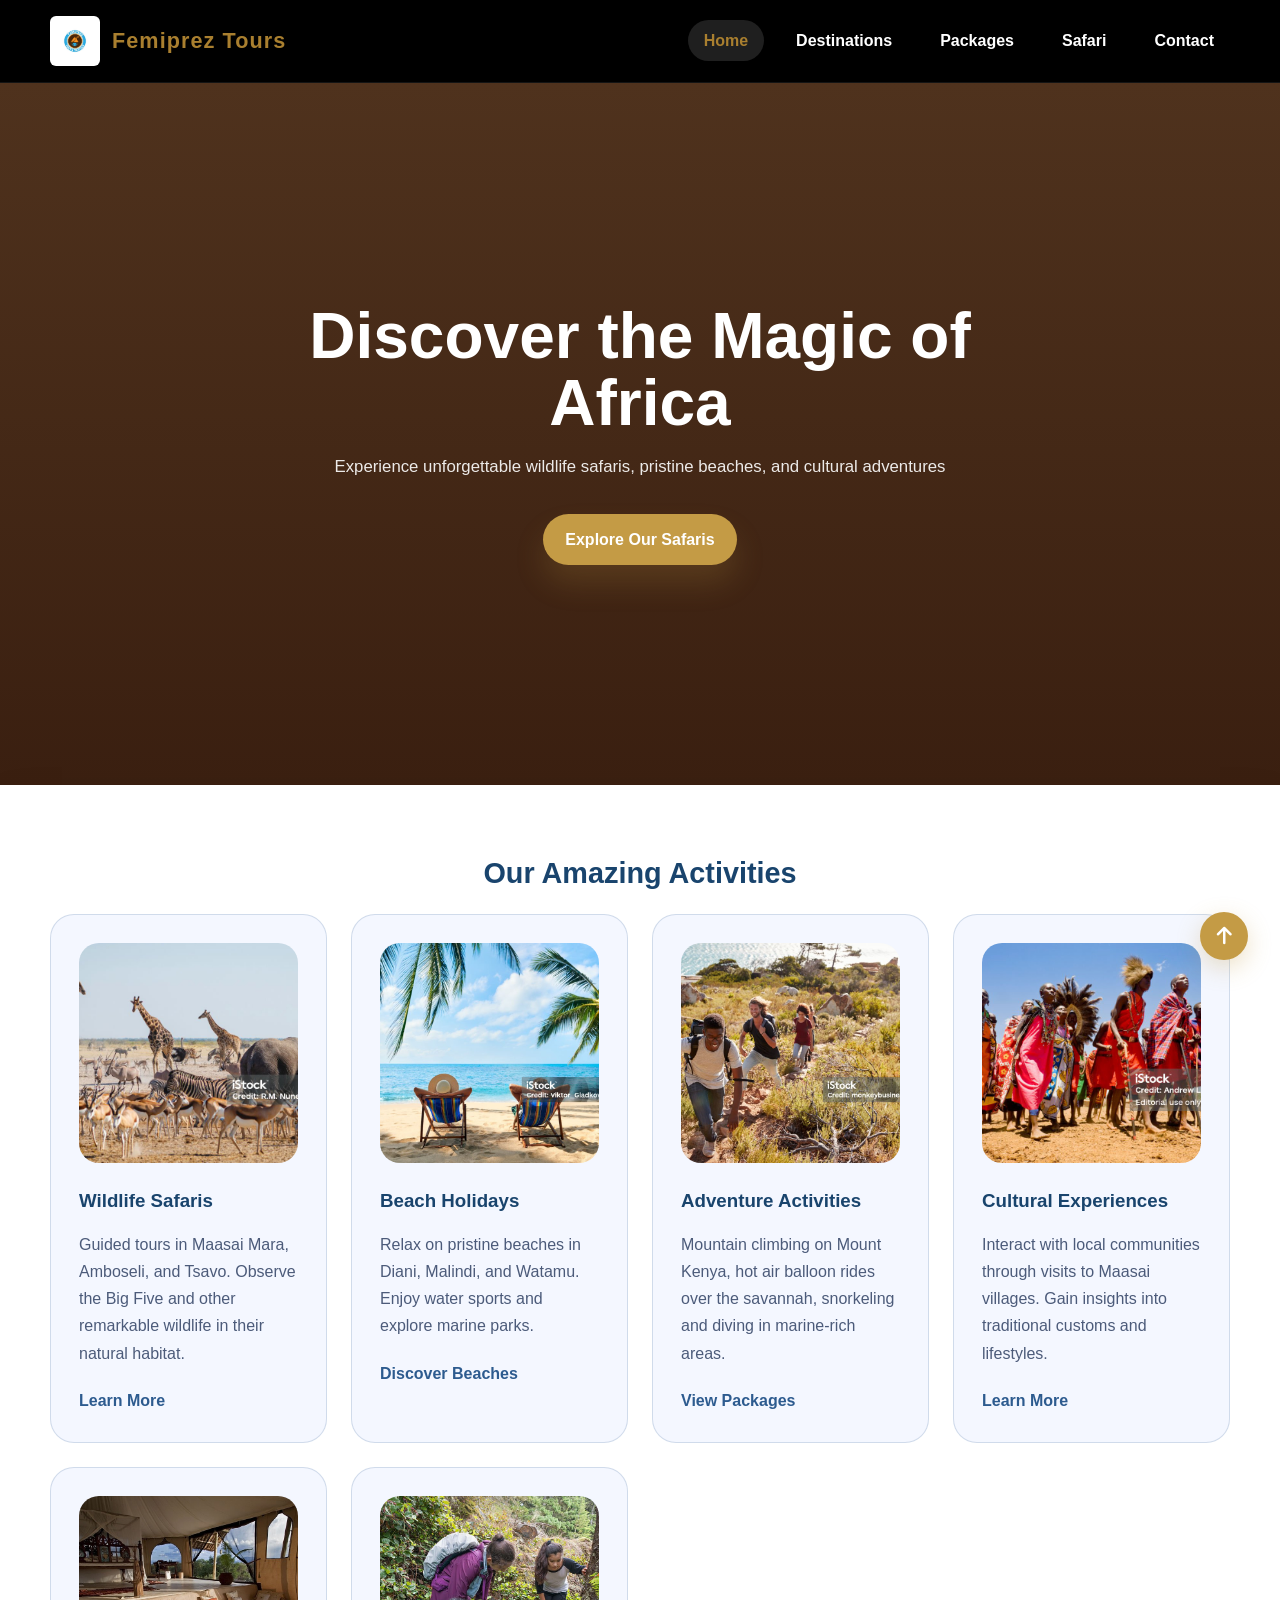
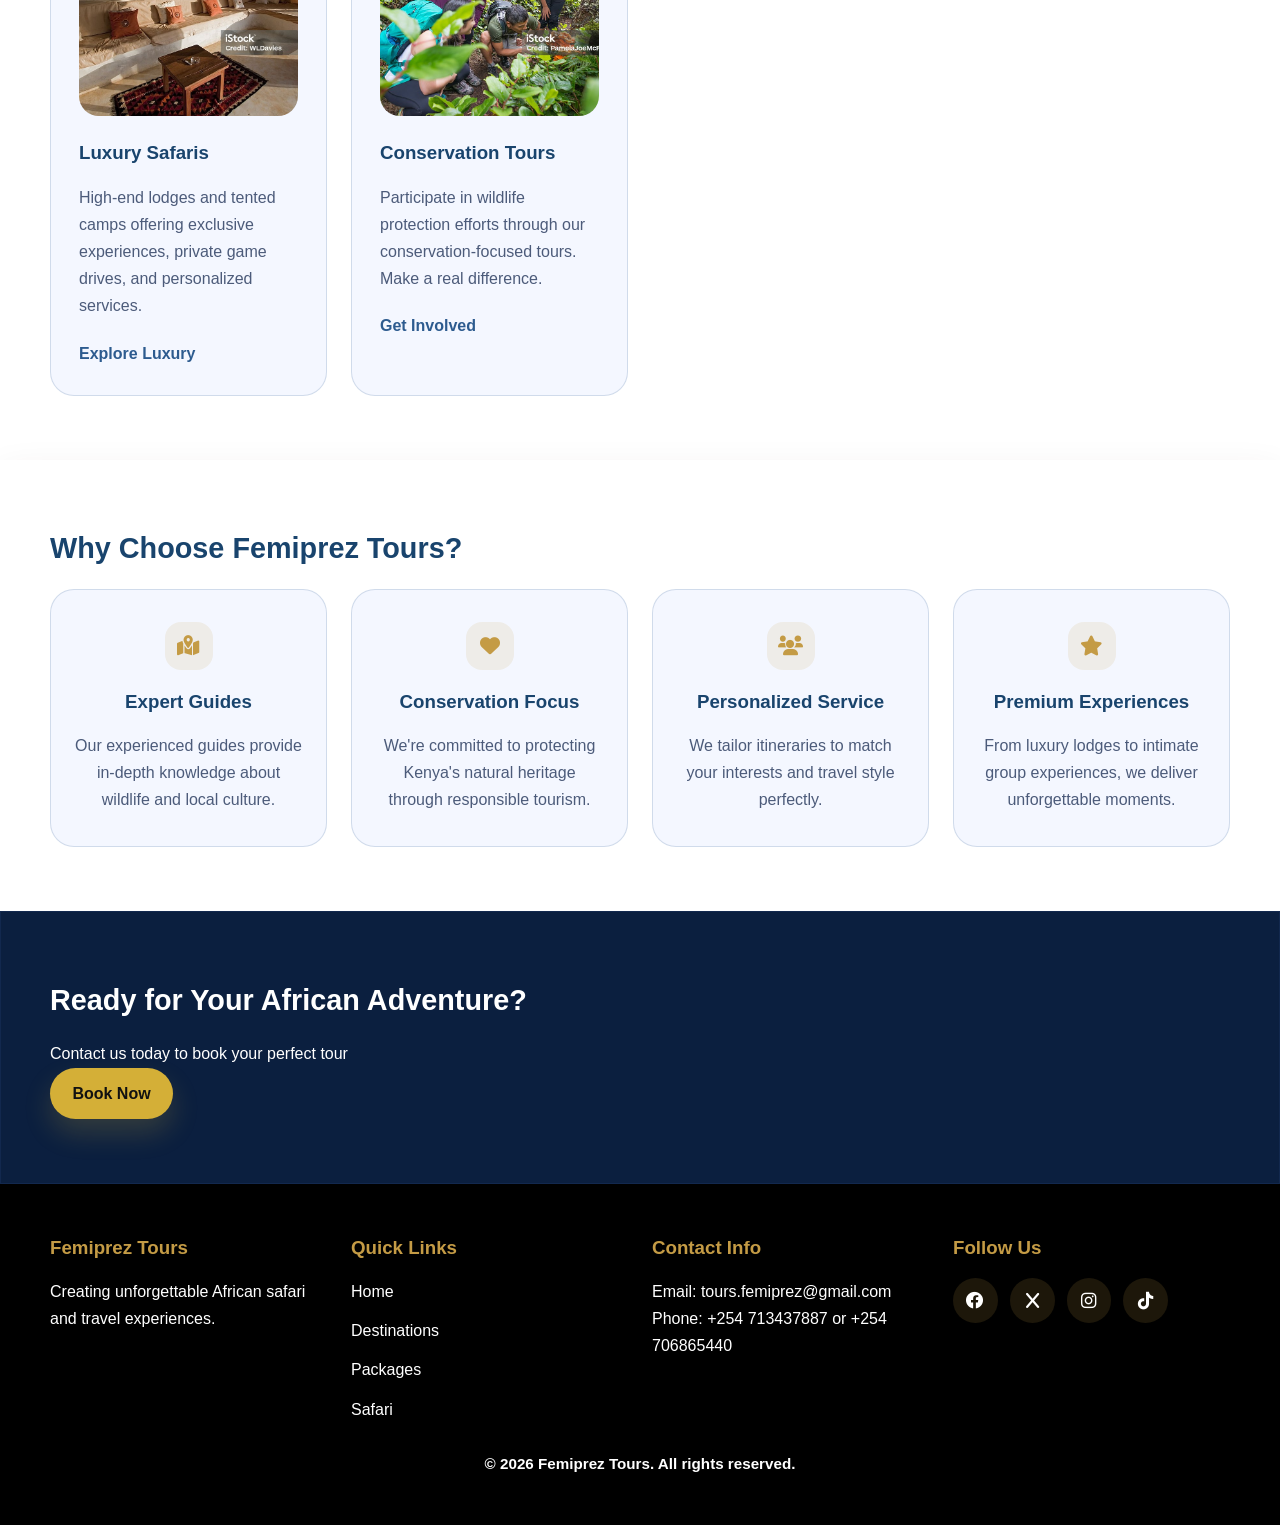
<file: femiprez-tours-main/index.html>
<!DOCTYPE html>
<html lang="en">
<head>
    <meta charset="UTF-8">
    <meta name="viewport" content="width=device-width, initial-scale=1.0">
    <title>Femiprez Tours - Unforgettable African Safari Adventures</title>
    <link rel="stylesheet" href="css/styles.css">
    <link rel="stylesheet" href="https://cdnjs.cloudflare.com/ajax/libs/font-awesome/6.0.0/css/all.min.css">
</head>
<body class="page-home">
    <nav class="navbar">
        <div class="container">
            <div class="logo">
                <img src="Images/Femiprez logo.jpeg" alt="Femiprez Tours logo">
                <h1>Femiprez Tours</h1>
            </div>
            <ul class="nav-links">
                <li><a href="index.html" class="active">Home</a></li>
                <li><a href="destinations.html">Destinations</a></li>
                <li><a href="packages.html">Packages</a></li>
                <li><a href="safari.html">Safari</a></li>
                <li><a href="contact.html">Contact</a></li>
            </ul>
            <div class="hamburger">
                <span></span>
                <span></span>
                <span></span>
            </div>
        </div>
    </nav>

    <!-- Hero Section -->
    <section class="hero">
        <div class="hero-content">
            <h2>Discover the Magic of Africa</h2>
            <p>Experience unforgettable wildlife safaris, pristine beaches, and cultural adventures</p>
            <a href="safari.html" class="btn btn-primary">Explore Our Safaris</a>
        </div>
    </section>

    <!-- Activities Section -->
    <section class="activities">
        <div class="container">
            <h2>Our Amazing Activities</h2>
            <div class="activities-grid">
                <div class="activity-card">
                    <div class="activity-image safari-img"></div>
                    <h3>Wildlife Safaris</h3>
                    <p>Guided tours in Maasai Mara, Amboseli, and Tsavo. Observe the Big Five and other remarkable wildlife in their natural habitat.</p>
                    <a href="safari.html" class="card-link">Learn More</a>
                </div>

                <div class="activity-card">
                    <div class="activity-image beach-img"></div>
                    <h3>Beach Holidays</h3>
                    <p>Relax on pristine beaches in Diani, Malindi, and Watamu. Enjoy water sports and explore marine parks.</p>
                    <a href="destinations.html" class="card-link">Discover Beaches</a>
                </div>

                <div class="activity-card">
                    <div class="activity-image adventure-img"></div>
                    <h3>Adventure Activities</h3>
                    <p>Mountain climbing on Mount Kenya, hot air balloon rides over the savannah, snorkeling and diving in marine-rich areas.</p>
                    <a href="packages.html" class="card-link">View Packages</a>
                </div>
                <!-- <form id="bookingForm" class="booking-form" action="submit_booking.php" method="POST"></form> -->
                <div class="activity-card">
                    <div class="activity-image culture-img"></div>
                    <h3>Cultural Experiences</h3>
                    <p>Interact with local communities through visits to Maasai villages. Gain insights into traditional customs and lifestyles.</p>
                    <a href="packages.html" class="card-link">Learn More</a>
                </div>

                <div class="activity-card">
                    <div class="activity-image luxury-img"></div>
                    <h3>Luxury Safaris</h3>
                    <p>High-end lodges and tented camps offering exclusive experiences, private game drives, and personalized services.</p>
                    <a href="packages.html" class="card-link">Explore Luxury</a>
                </div>

                <div class="activity-card">
                    <div class="activity-image conservation-img"></div>
                    <h3>Conservation Tours</h3>
                    <p>Participate in wildlife protection efforts through our conservation-focused tours. Make a real difference.</p>
                    <a href="safari.html" class="card-link">Get Involved</a>
                </div>
            </div>
        </div>
    </section>

    <!-- Why Choose Us Section -->
    <section class="why-choose-us">
        <div class="container">
            <h2>Why Choose Femiprez Tours?</h2>
            <div class="features-grid">
                <div class="feature">
                    <i class="fas fa-map-location-dot"></i>
                    <h3>Expert Guides</h3>
                    <p>Our experienced guides provide in-depth knowledge about wildlife and local culture.</p>
                </div>
                <div class="feature">
                    <i class="fas fa-heart"></i>
                    <h3>Conservation Focus</h3>
                    <p>We're committed to protecting Kenya's natural heritage through responsible tourism.</p>
                </div>
                <div class="feature">
                    <i class="fas fa-users"></i>
                    <h3>Personalized Service</h3>
                    <p>We tailor itineraries to match your interests and travel style perfectly.</p>
                </div>
                <div class="feature">
                    <i class="fas fa-star"></i>
                    <h3>Premium Experiences</h3>
                    <p>From luxury lodges to intimate group experiences, we deliver unforgettable moments.</p>
                </div>
            </div>
        </div>
    </section>

    <!-- CTA Section -->
    <section class="cta">
        <div class="container">
            <h2>Ready for Your African Adventure?</h2>
            <p>Contact us today to book your perfect tour</p>
            <a href="contact.html" class="btn btn-primary">Book Now</a>
        </div>
    </section>

    <!-- Footer -->
    <footer>
        <div class="container">
            <div class="footer-content">
                <div class="footer-section">
                    <h3>Femiprez Tours</h3>
                    <p>Creating unforgettable African safari and travel experiences.</p>
                </div>
                <div class="footer-section">
                    <h3>Quick Links</h3>
                    <ul>
                        <li><a href="index.html">Home</a></li>
                        <li><a href="destinations.html">Destinations</a></li>
                        <li><a href="packages.html">Packages</a></li>
                        <li><a href="safari.html">Safari</a></li>
                    </ul>
                </div>
                <div class="footer-section">
                    <h3>Contact Info</h3>
                    <p>Email: tours.femiprez@gmail.com</p>
                    <p>Phone: +254 713437887 or +254 706865440</p>
                    
                </div>
                <div class="footer-section">
                    <h3>Follow Us</h3>
                    <div class="social-links">
                        <a href="https://www.facebook.com/@femiprez.tours" target="_blank" rel="noopener noreferrer" aria-label="Facebook"><i class="fab fa-facebook"></i></a>
                        <a href="https://www.x.com/@femiprez.tours" target="_blank" rel="noopener noreferrer" aria-label="x"><i class="fab fa-x"></i></a>
                        <a href="https://www.instagram.com/@femiprez.tours" target="_blank" rel="noopener noreferrer" aria-label="Instagram"><i class="fab fa-instagram"></i></a>
                        <a href="https://www.tiktok.com/@femiprez.tours" target="_blank" rel="noopener noreferrer" aria-label="TikTok"><i class="fab fa-tiktok"></i></a>
                    </div>
                </div>
            </div>
            <div class="footer-bottom">
                <p>&copy; 2026 Femiprez Tours. All rights reserved.</p>
            </div>
        </div>
    </footer>

    <script src="js/script.js"></script>
</body>
</html>
</file>
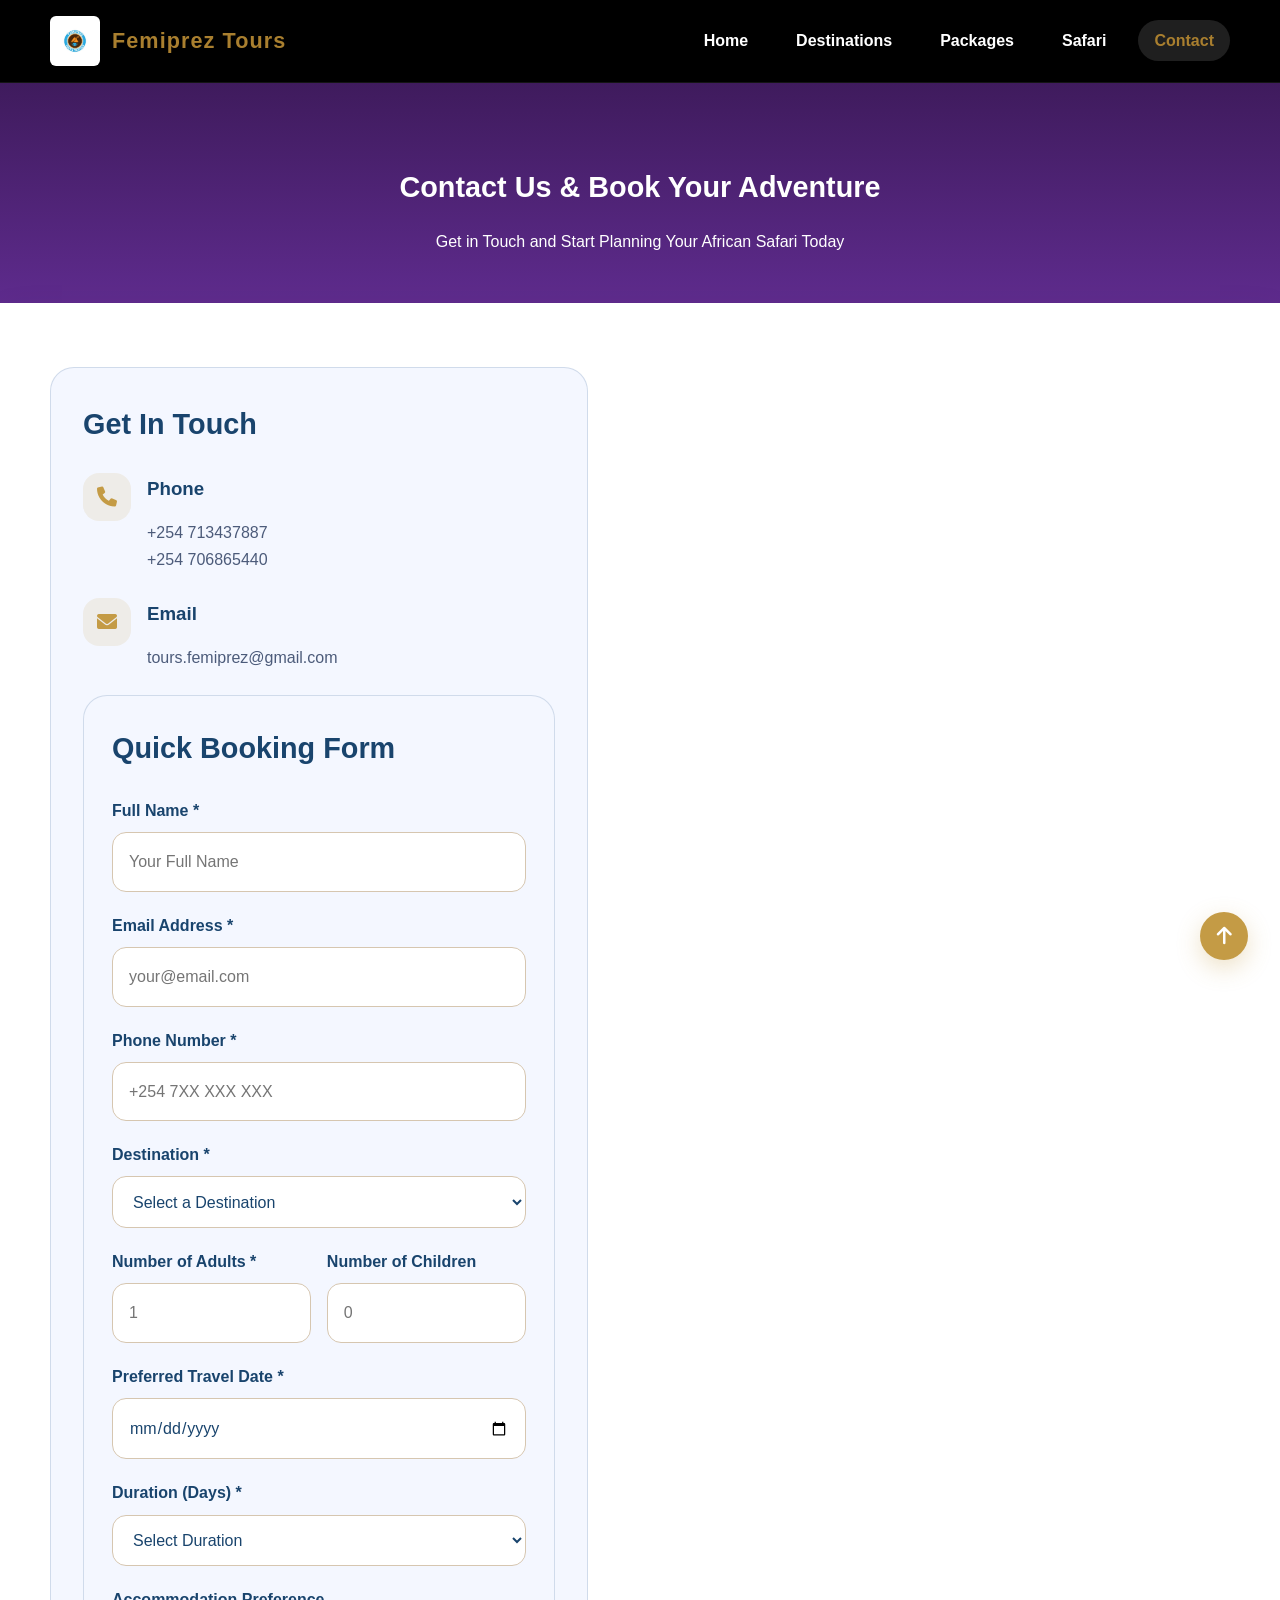
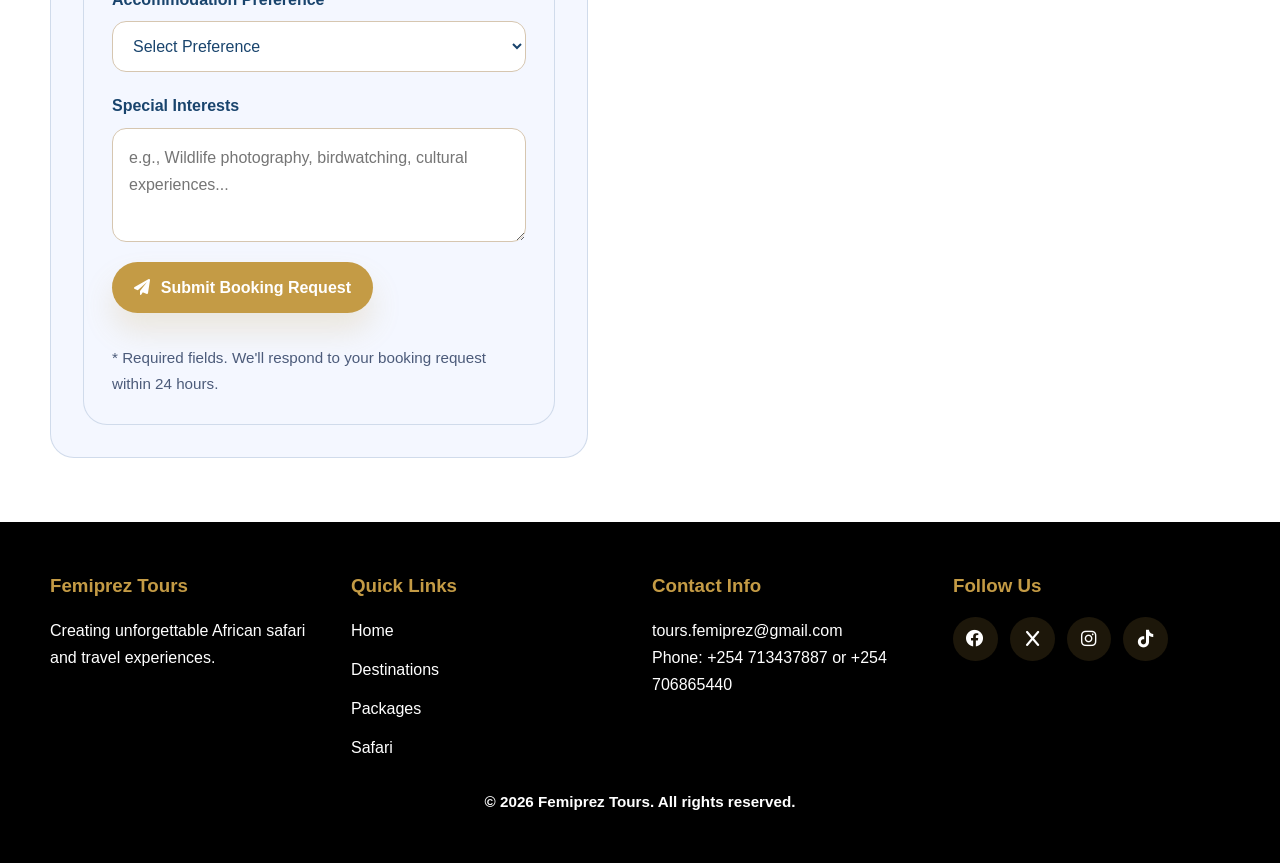
<file: femiprez-tours-main/contact.html>
<!DOCTYPE html>
<html lang="en">
<head>
    <meta charset="UTF-8">
    <meta name="viewport" content="width=device-width, initial-scale=1.0">
    <title>Contact & Booking - Femiprez Tours</title>
    <link rel="stylesheet" href="css/styles.css">
    <link rel="stylesheet" href="https://cdnjs.cloudflare.com/ajax/libs/font-awesome/6.0.0/css/all.min.css">
</head>
<body class="page-contact">
    <nav class="navbar">
        <div class="container">
            <div class="logo">
                <img src="Images/Femiprez logo.jpeg" alt="Femiprez Tours logo">
                <h1>Femiprez Tours</h1>
            </div>
            <ul class="nav-links">
                <li><a href="index.html">Home</a></li>
                <li><a href="destinations.html">Destinations</a></li>
                <li><a href="packages.html">Packages</a></li>
                <li><a href="safari.html">Safari</a></li>
                <li><a href="contact.html" class="active">Contact</a></li>
            </ul>
            <div class="hamburger">
                <span></span>
                <span></span>
                <span></span>
            </div>
        </div>
    </nav>

    <!-- Header -->
    <section class="page-header">
        <h1>Contact Us & Book Your Adventure</h1>
        <p>Get in Touch and Start Planning Your African Safari Today</p>
    </section>

    <!-- Contact Section -->
    <section class="contact-section">
        <div class="container">
            <div class="contact-grid">
                <!-- Contact Info -->
                <div class="contact-info">
                    <h2>Get In Touch</h2>
                    <div class="info-item">
                        <i class="fas fa-phone"></i>
                        <div>
                            <h3>Phone</h3>
                            <p>+254 713437887</p>
                            <p>+254 706865440</p>
                        </div>
                    </div>
                    <div class="info-item">
                        <i class="fas fa-envelope"></i>
                        <div>
                            <h3>Email</h3>
                            <p>tours.femiprez@gmail.com</p>
                            
                        </div>
                    </div>
                    

                <!-- Booking Form -->
                <div class="booking-form-container">
                    <h2>Quick Booking Form</h2>
                    <form id="bookingForm" class="booking-form" action="submit_booking.php" method="post">
                        <div class="form-group">
                            <label for="name">Full Name *</label>
                            <input type="text" id="name" name="name" required placeholder="Your Full Name">
                        </div>

                        <div class="form-group">
                            <label for="email">Email Address *</label>
                            <input type="email" id="email" name="email" required placeholder="your@email.com">
                        </div>

                        <div class="form-group">
                            <label for="phone">Phone Number *</label>
                            <input type="tel" id="phone" name="phone" required placeholder="+254 7XX XXX XXX">
                        </div>

                        <div class="form-group">
                            <label for="destination">Destination *</label>
                            <select id="destination" name="destination" required>
                                <option value="">Select a Destination</option>
                                <option value="maasai-mara">Maasai Mara National Reserve</option>
                                <option value="amboseli">Amboseli National Park</option>
                                <option value="tsavo">Tsavo National Park</option>
                                <option value="diani">Diani Beach</option>
                                <option value="malindi">Malindi Beach</option>
                                <option value="watamu">Watamu Beach</option>
                                <option value="mount-kenya">Mount Kenya</option>
                                <option value="combined">Combined Destinations</option>
                                <option value="custom">Custom Itinerary</option>
                            </select>
                        </div>

                        <div class="form-row">
                            <div class="form-group">
                                <label for="adults">Number of Adults *</label>
                                <input type="number" id="adults" name="adults" min="1" required placeholder="1">
                            </div>

                            <div class="form-group">
                                <label for="children">Number of Children</label>
                                <input type="number" id="children" name="children" min="0" placeholder="0">
                            </div>
                        </div>

                        <div class="form-group">
                            <label for="preferred_travel_date">Preferred Travel Date *</label>
                            <input type="date" id="preferred_travel_date" name="preferred_travel_date" required>
                        </div>

                        <div class="form-group">
                            <label for="duration">Duration (Days) *</label>
                            <select id="duration" name="duration" required>
                                <option value="">Select Duration</option>
                                <option value="1">1 Day</option>
                                <option value="2">2 Days</option>
                                <option value="3">3 Days</option>
                                <option value="4">4 Days</option>
                                <option value="5">5 Days</option>
                                <option value="6">6 Days</option>
                                <option value="7">7 Days</option>
                                <option value="8">8 Days</option>
                                <option value="10">10+ Days</option>
                            </select>
                        </div>

                        <div class="form-group">
                            <label for="accommodation">Accommodation Preference</label>
                            <select id="accommodation" name="accommodation">
                                <option value="">Select Preference</option>
                                <option value="luxury">Luxury Lodge</option>
                                <option value="mid-range">Mid-Range Lodge</option>
                                <option value="budget">Budget Camp</option>
                                <option value="tented">Tented Camp</option>
                                <option value="flexible">Flexible/Open</option>
                            </select>
                        </div>

                        <div class="form-group">
                            <label for="interests">Special Interests</label>
                            <textarea id="interests" name="interests" placeholder="e.g., Wildlife photography, birdwatching, cultural experiences..." rows="3"></textarea>
                        </div>

                        

                        <button type="submit" class="btn btn-primary" aria-label="Submit Booking Request">
                            <i class="fas fa-paper-plane"></i>
                            <span>Submit Booking Request</span>
                        </button>
                        <p class="form-note">* Required fields. We'll respond to your booking request within 24 hours.</p>
                    </form>
                </div>
            </div>
        </div>
    </section>

    <!-- Footer -->
    <footer>
        <div class="container">
            <div class="footer-content">
                <div class="footer-section">
                    <h3>Femiprez Tours</h3>
                    <p>Creating unforgettable African safari and travel experiences.</p>
                </div>
                <div class="footer-section">
                    <h3>Quick Links</h3>
                    <ul>
                        <li><a href="index.html">Home</a></li>
                        <li><a href="destinations.html">Destinations</a></li>
                        <li><a href="packages.html">Packages</a></li>
                        <li><a href="safari.html">Safari</a></li>
                    </ul>
                </div>
                <div class="footer-section">
                    <h3>Contact Info</h3>
                    <p>tours.femiprez@gmail.com</p>
                    <p>Phone: +254 713437887 or   +254 706865440</p>
                    
                </div>
                <div class="footer-section">
                    <h3>Follow Us</h3>
                    <div class="social-links">
                        <a href="https://www.facebook.com/femiprez.tours" target="_blank" rel="noopener noreferrer" aria-label="Facebook"><i class="fab fa-facebook"></i></a>
                        <a href="https://x.com/femiprez" target="_blank" rel="noopener noreferrer" aria-label="x"><i class="fab fa-x"></i></a>
                        <a href="https://www.instagram.com/femiprez.tours" target="_blank" rel="noopener noreferrer" aria-label="Instagram"><i class="fab fa-instagram"></i></a>
                        <a href="https://www.tiktok.com/@femiprez.tours" target="_blank" rel="noopener noreferrer" aria-label="TikTok"><i class="fab fa-tiktok"></i></a>
                    </div>
                </div>
            </div>
            <div class="footer-bottom">
                <p>&copy; 2026 Femiprez Tours. All rights reserved.</p>
            </div>
        </div>
    </footer>

    <script src="js/script.js"></script>
</body>
</html>
</file>
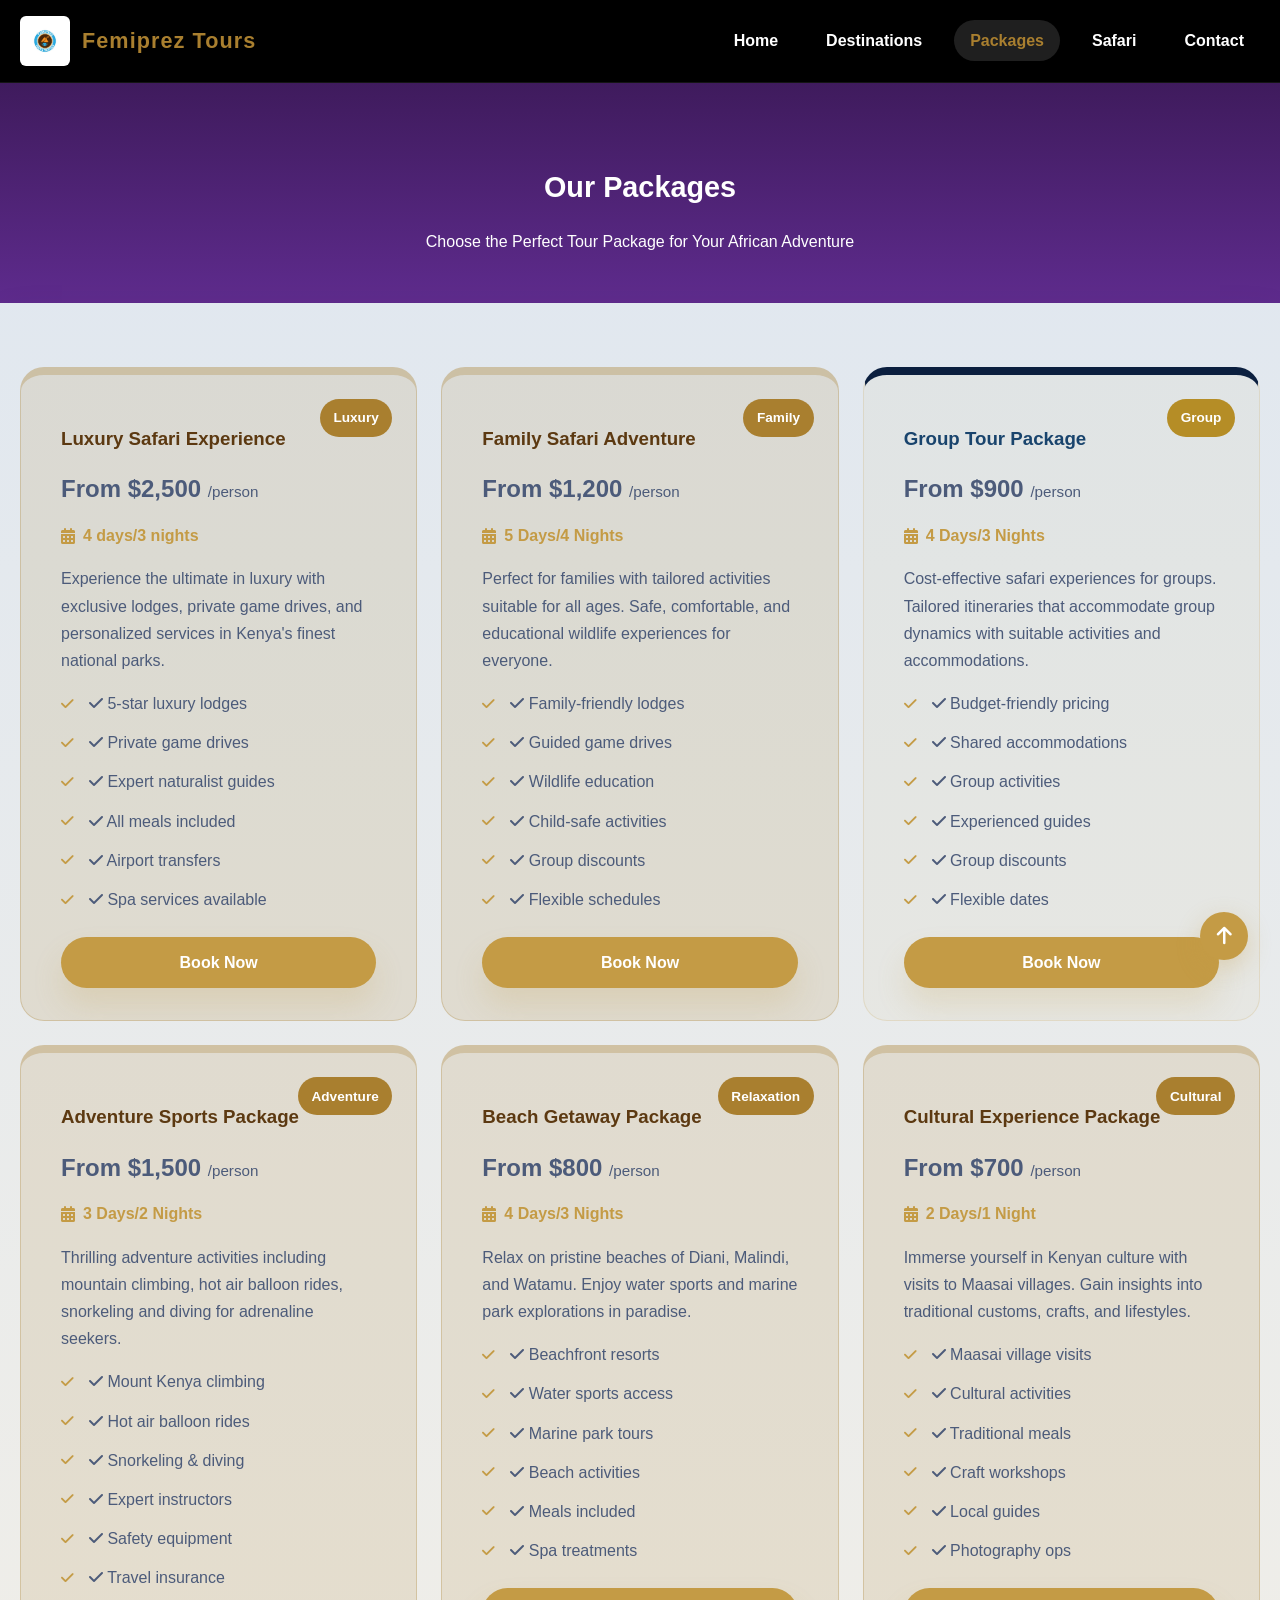
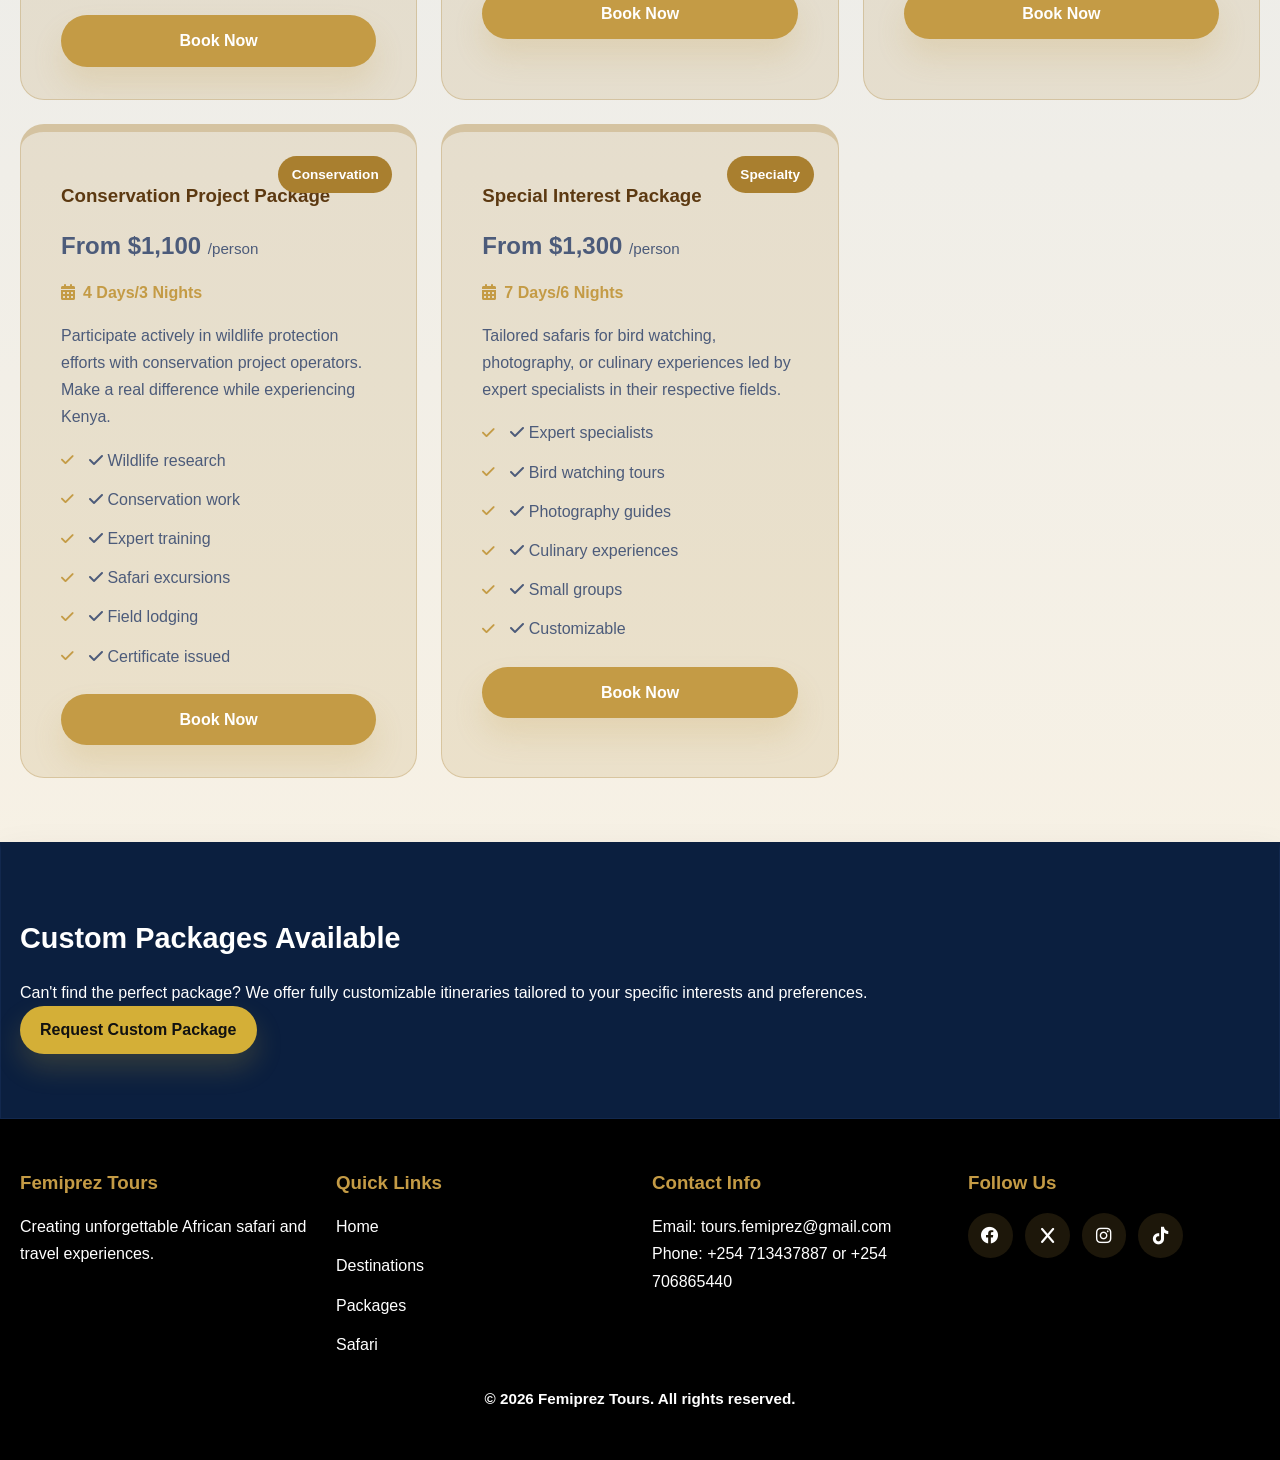
<file: femiprez-tours-main/packages.html>
<!DOCTYPE html>
<html lang="en">
<head>
    <meta charset="UTF-8">
    <meta name="viewport" content="width=device-width, initial-scale=1.0">
    <title>Packages - Femiprez Tours</title>
    <link rel="stylesheet" href="css/styles.css">
    <link rel="stylesheet" href="https://cdnjs.cloudflare.com/ajax/libs/font-awesome/6.0.0/css/all.min.css">
</head>
<body class="page-packages">
    <nav class="navbar">
        <div class="container">
            <div class="logo">
                <img src="Images/Femiprez logo.jpeg" alt="Femiprez Tours logo">
                <h1>Femiprez Tours</h1>
            </div>
            <ul class="nav-links">
                <li><a href="index.html">Home</a></li>
                <li><a href="destinations.html">Destinations</a></li>
                <li><a href="packages.html" class="active">Packages</a></li>
                <li><a href="safari.html">Safari</a></li>
                <li><a href="contact.html">Contact</a></li>
            </ul>
            <div class="hamburger">
                <span></span>
                <span></span>
                <span></span>
            </div>
        </div>
    </nav>

    <!-- Header -->
    <section class="page-header">
        <h1>Our Packages</h1>
        <p>Choose the Perfect Tour Package for Your African Adventure</p>
    </section>

    <!-- Packages Section -->
    <section class="packages-section">
        <div class="container">
            <div class="packages-grid">
                <!-- Luxury Safari Package -->
                <div class="package-card premium">
                    <div class="badge">Luxury</div>
                    <h3>Luxury Safari Experience</h3>
                    <p class="price">From $2,500 <span>/person</span></p>
                    <p class="duration"><i class="fas fa-calendar-days"></i> 4 days/3 nights</p>
                    <p class="description">Experience the ultimate in luxury with exclusive lodges, private game drives, and personalized services in Kenya's finest national parks.</p>
                    <ul class="package-features">
                        <li><i class="fas fa-check"></i> 5-star luxury lodges</li>
                        <li><i class="fas fa-check"></i> Private game drives</li>
                        <li><i class="fas fa-check"></i> Expert naturalist guides</li>
                        <li><i class="fas fa-check"></i> All meals included</li>
                        <li><i class="fas fa-check"></i> Airport transfers</li>
                        <li><i class="fas fa-check"></i> Spa services available</li>
                    </ul>
                    <a href="contact.html" class="btn btn-primary">Book Now</a>
                </div>

                <!-- Family Package -->
                <div class="package-card family">
                    <div class="badge">Family</div>
                    <h3>Family Safari Adventure</h3>
                    <p class="price">From $1,200 <span>/person</span></p>
                    <p class="duration"><i class="fas fa-calendar-days"></i> 5 Days/4 Nights</p>
                    <p class="description">Perfect for families with tailored activities suitable for all ages. Safe, comfortable, and educational wildlife experiences for everyone.</p>
                    <ul class="package-features">
                        <li><i class="fas fa-check"></i> Family-friendly lodges</li>
                        <li><i class="fas fa-check"></i> Guided game drives</li>
                        <li><i class="fas fa-check"></i> Wildlife education</li>
                        <li><i class="fas fa-check"></i> Child-safe activities</li>
                        <li><i class="fas fa-check"></i> Group discounts</li>
                        <li><i class="fas fa-check"></i> Flexible schedules</li>
                    </ul>
                    <a href="contact.html" class="btn btn-primary">Book Now</a>
                </div>

                <!-- Group Package -->
                <div class="package-card group">
                    <div class="badge">Group</div>
                    <h3>Group Tour Package</h3>
                    <p class="price">From $900 <span>/person</span></p>
                    <p class="duration"><i class="fas fa-calendar-days"></i> 4 Days/3 Nights</p>
                    <p class="description">Cost-effective safari experiences for groups. Tailored itineraries that accommodate group dynamics with suitable activities and accommodations.</p>
                    <ul class="package-features">
                        <li><i class="fas fa-check"></i> Budget-friendly pricing</li>
                        <li><i class="fas fa-check"></i> Shared accommodations</li>
                        <li><i class="fas fa-check"></i> Group activities</li>
                        <li><i class="fas fa-check"></i> Experienced guides</li>
                        <li><i class="fas fa-check"></i> Group discounts</li>
                        <li><i class="fas fa-check"></i> Flexible dates</li>
                    </ul>
                    <a href="contact.html" class="btn btn-primary">Book Now</a>
                </div>

                <!-- Adventure Package -->
                <div class="package-card adventure">
                    <div class="badge">Adventure</div>
                    <h3>Adventure Sports Package</h3>
                    <p class="price">From $1,500 <span>/person</span></p>
                    <p class="duration"><i class="fas fa-calendar-days"></i> 3 Days/2 Nights</p>
                    <p class="description">Thrilling adventure activities including mountain climbing, hot air balloon rides, snorkeling and diving for adrenaline seekers.</p>
                    <ul class="package-features">
                        <li><i class="fas fa-check"></i> Mount Kenya climbing</li>
                        <li><i class="fas fa-check"></i> Hot air balloon rides</li>
                        <li><i class="fas fa-check"></i> Snorkeling & diving</li>
                        <li><i class="fas fa-check"></i> Expert instructors</li>
                        <li><i class="fas fa-check"></i> Safety equipment</li>
                        <li><i class="fas fa-check"></i> Travel insurance</li>
                    </ul>
                    <a href="contact.html" class="btn btn-primary">Book Now</a>
                </div>

                <!-- Beach Package -->
                <div class="package-card relaxation">
                    <div class="badge">Relaxation</div>
                    <h3>Beach Getaway Package</h3>
                    <p class="price">From $800 <span>/person</span></p>
                    <p class="duration"><i class="fas fa-calendar-days"></i> 4 Days/3 Nights</p>
                    <p class="description">Relax on pristine beaches of Diani, Malindi, and Watamu. Enjoy water sports and marine park explorations in paradise.</p>
                    <ul class="package-features">
                        <li><i class="fas fa-check"></i> Beachfront resorts</li>
                        <li><i class="fas fa-check"></i> Water sports access</li>
                        <li><i class="fas fa-check"></i> Marine park tours</li>
                        <li><i class="fas fa-check"></i> Beach activities</li>
                        <li><i class="fas fa-check"></i> Meals included</li>
                        <li><i class="fas fa-check"></i> Spa treatments</li>
                    </ul>
                    <a href="contact.html" class="btn btn-primary">Book Now</a>
                </div>

                <!-- Cultural Experience Package -->
                <div class="package-card cultural">
                    <div class="badge">Cultural</div>
                    <h3>Cultural Experience Package</h3>
                    <p class="price">From $700 <span>/person</span></p>
                    <p class="duration"><i class="fas fa-calendar-days"></i> 2 Days/1 Night</p>
                    <p class="description">Immerse yourself in Kenyan culture with visits to Maasai villages. Gain insights into traditional customs, crafts, and lifestyles.</p>
                    <ul class="package-features">
                        <li><i class="fas fa-check"></i> Maasai village visits</li>
                        <li><i class="fas fa-check"></i> Cultural activities</li>
                        <li><i class="fas fa-check"></i> Traditional meals</li>
                        <li><i class="fas fa-check"></i> Craft workshops</li>
                        <li><i class="fas fa-check"></i> Local guides</li>
                        <li><i class="fas fa-check"></i> Photography ops</li>
                    </ul>
                    <a href="contact.html" class="btn btn-primary">Book Now</a>
                </div>

                <!-- Conservation Package -->
                <div class="package-card conservation">
                    <div class="badge">Conservation</div>
                    <h3>Conservation Project Package</h3>
                    <p class="price">From $1,100 <span>/person</span></p>
                    <p class="duration"><i class="fas fa-calendar-days"></i> 4 Days/3 Nights</p>
                    <p class="description">Participate actively in wildlife protection efforts with conservation project operators. Make a real difference while experiencing Kenya.</p>
                    <ul class="package-features">
                        <li><i class="fas fa-check"></i> Wildlife research</li>
                        <li><i class="fas fa-check"></i> Conservation work</li>
                        <li><i class="fas fa-check"></i> Expert training</li>
                        <li><i class="fas fa-check"></i> Safari excursions</li>
                        <li><i class="fas fa-check"></i> Field lodging</li>
                        <li><i class="fas fa-check"></i> Certificate issued</li>
                    </ul>
                    <a href="contact.html" class="btn btn-primary">Book Now</a>
                </div>

                <!-- Special Interest Package -->
                <div class="package-card speciality">
                    <div class="badge">Specialty</div>
                    <h3>Special Interest Package</h3>
                    <p class="price">From $1,300 <span>/person</span></p>
                    <p class="duration"><i class="fas fa-calendar-days"></i> 7 Days/6 Nights</p>
                    <p class="description">Tailored safaris for bird watching, photography, or culinary experiences led by expert specialists in their respective fields.</p>
                    <ul class="package-features">
                        <li><i class="fas fa-check"></i> Expert specialists</li>
                        <li><i class="fas fa-check"></i> Bird watching tours</li>
                        <li><i class="fas fa-check"></i> Photography guides</li>
                        <li><i class="fas fa-check"></i> Culinary experiences</li>
                        <li><i class="fas fa-check"></i> Small groups</li>
                        <li><i class="fas fa-check"></i> Customizable</li>
                    </ul>
                    <a href="contact.html" class="btn btn-primary">Book Now</a>
                </div>
            </div>
        </div>
    </section>

    <!-- Customization Section -->
    <section class="customization">
        <div class="container">
            <h2>Custom Packages Available</h2>
            <p>Can't find the perfect package? We offer fully customizable itineraries tailored to your specific interests and preferences.</p>
            <a href="contact.html" class="btn btn-primary">Request Custom Package</a>
        </div>
    </section>

    <!-- Footer -->
    <footer>
        <div class="container">
            <div class="footer-content">
                <div class="footer-section">
                    <h3>Femiprez Tours</h3>
                    <p>Creating unforgettable African safari and travel experiences.</p>
                </div>
                <div class="footer-section">
                    <h3>Quick Links</h3>
                    <ul>
                        <li><a href="index.html">Home</a></li>
                        <li><a href="destinations.html">Destinations</a></li>
                        <li><a href="packages.html">Packages</a></li>
                        <li><a href="safari.html">Safari</a></li>
                    </ul>
                </div>
                <div class="footer-section">
                    <h3>Contact Info</h3>
                    <p>Email: tours.femiprez@gmail.com</p>
                    <p>Phone: +254 713437887 or +254 706865440</p>
                    
                </div>
                <div class="footer-section">
                    <h3>Follow Us</h3>
                    <div class="social-links">
                        <a href="https://www.facebook.com/femiprez.tours" target="_blank" rel="noopener noreferrer" aria-label="Facebook"><i class="fab fa-facebook"></i></a>
                        <a href="https://x.com/femiprez" target="_blank" rel="noopener noreferrer" aria-label="x"><i class="fab fa-x"></i></a>
                        <a href="https://www.instagram.com/femiprez.tours" target="_blank" rel="noopener noreferrer" aria-label="Instagram"><i class="fab fa-instagram"></i></a>
                        <a href="https://www.tiktok.com/@femiprez.tours" target="_blank" rel="noopener noreferrer" aria-label="TikTok"><i class="fab fa-tiktok"></i></a>
                    </div>
                </div>
            </div>
            <div class="footer-bottom">
                <p>&copy; 2026 Femiprez Tours. All rights reserved.</p>
            </div>
        </div>
    </footer>

    <script src="js/script.js"></script>
</body>
</html>
</file>
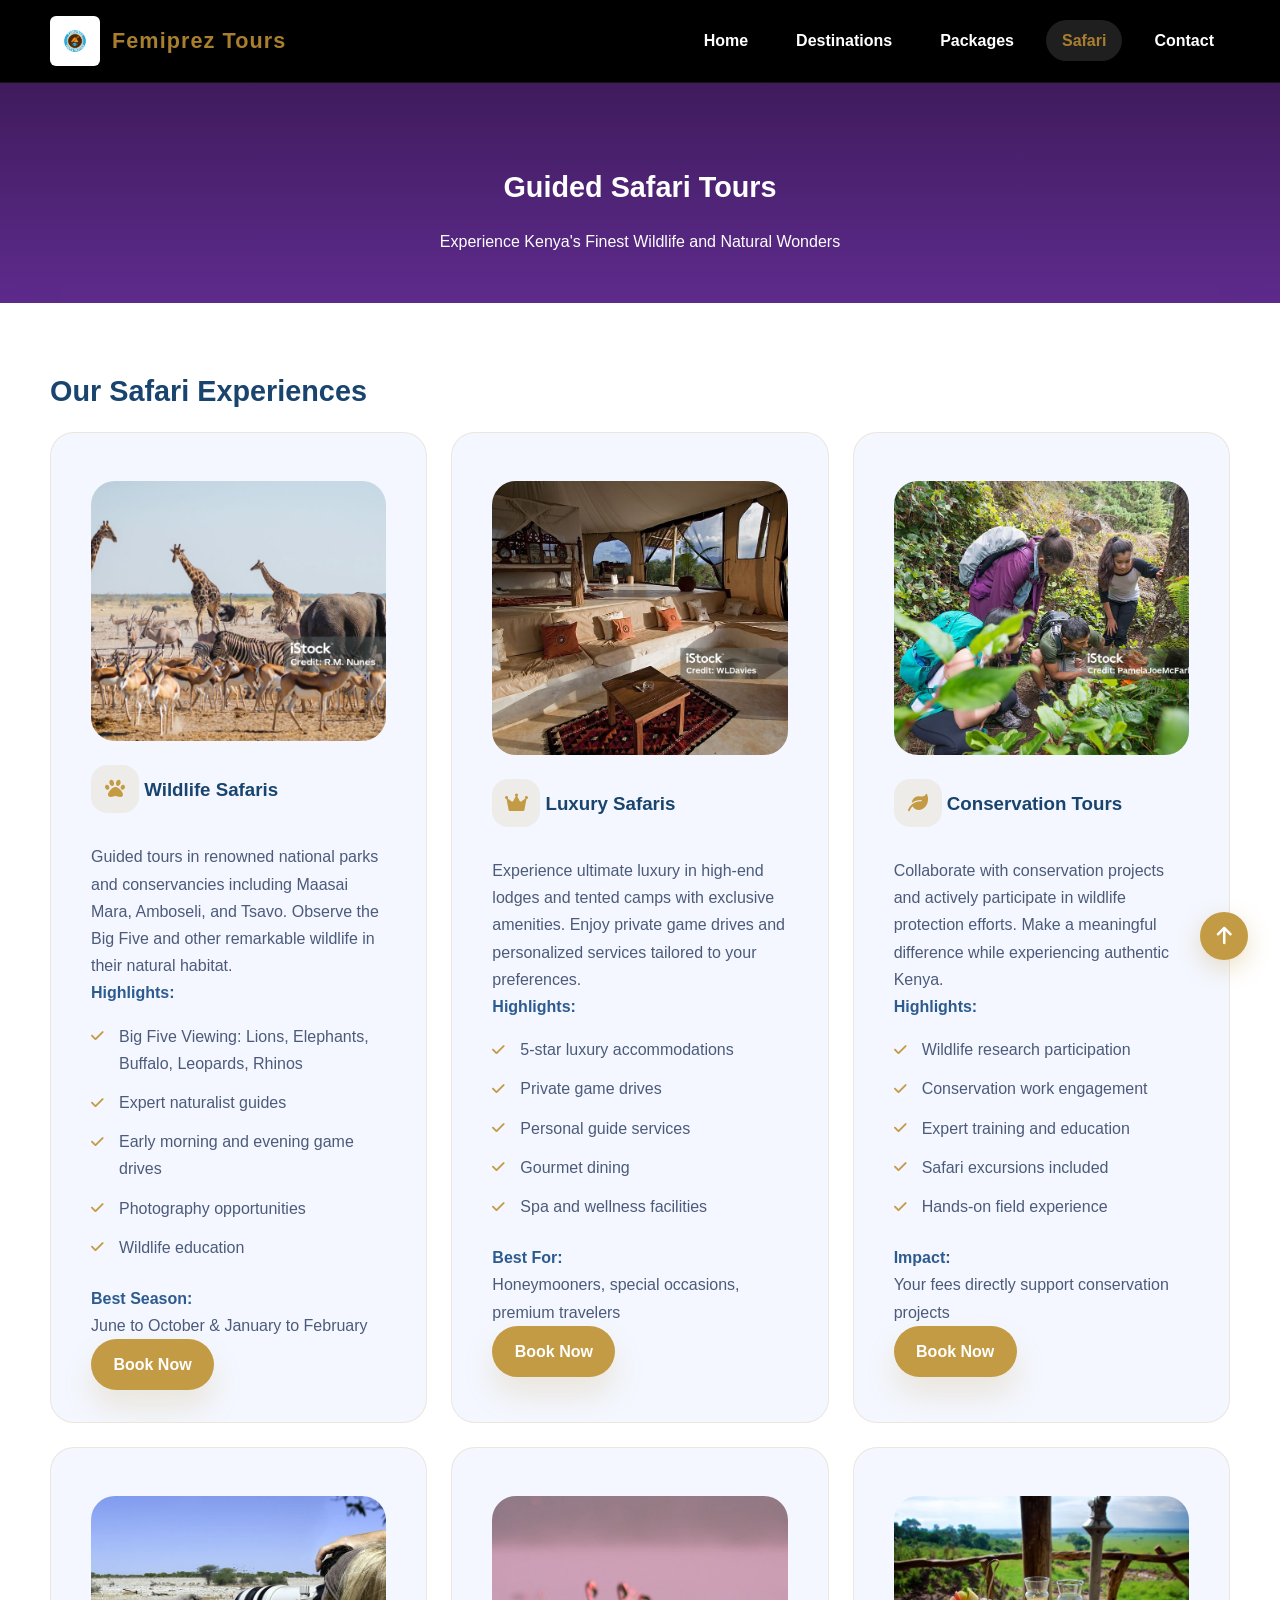
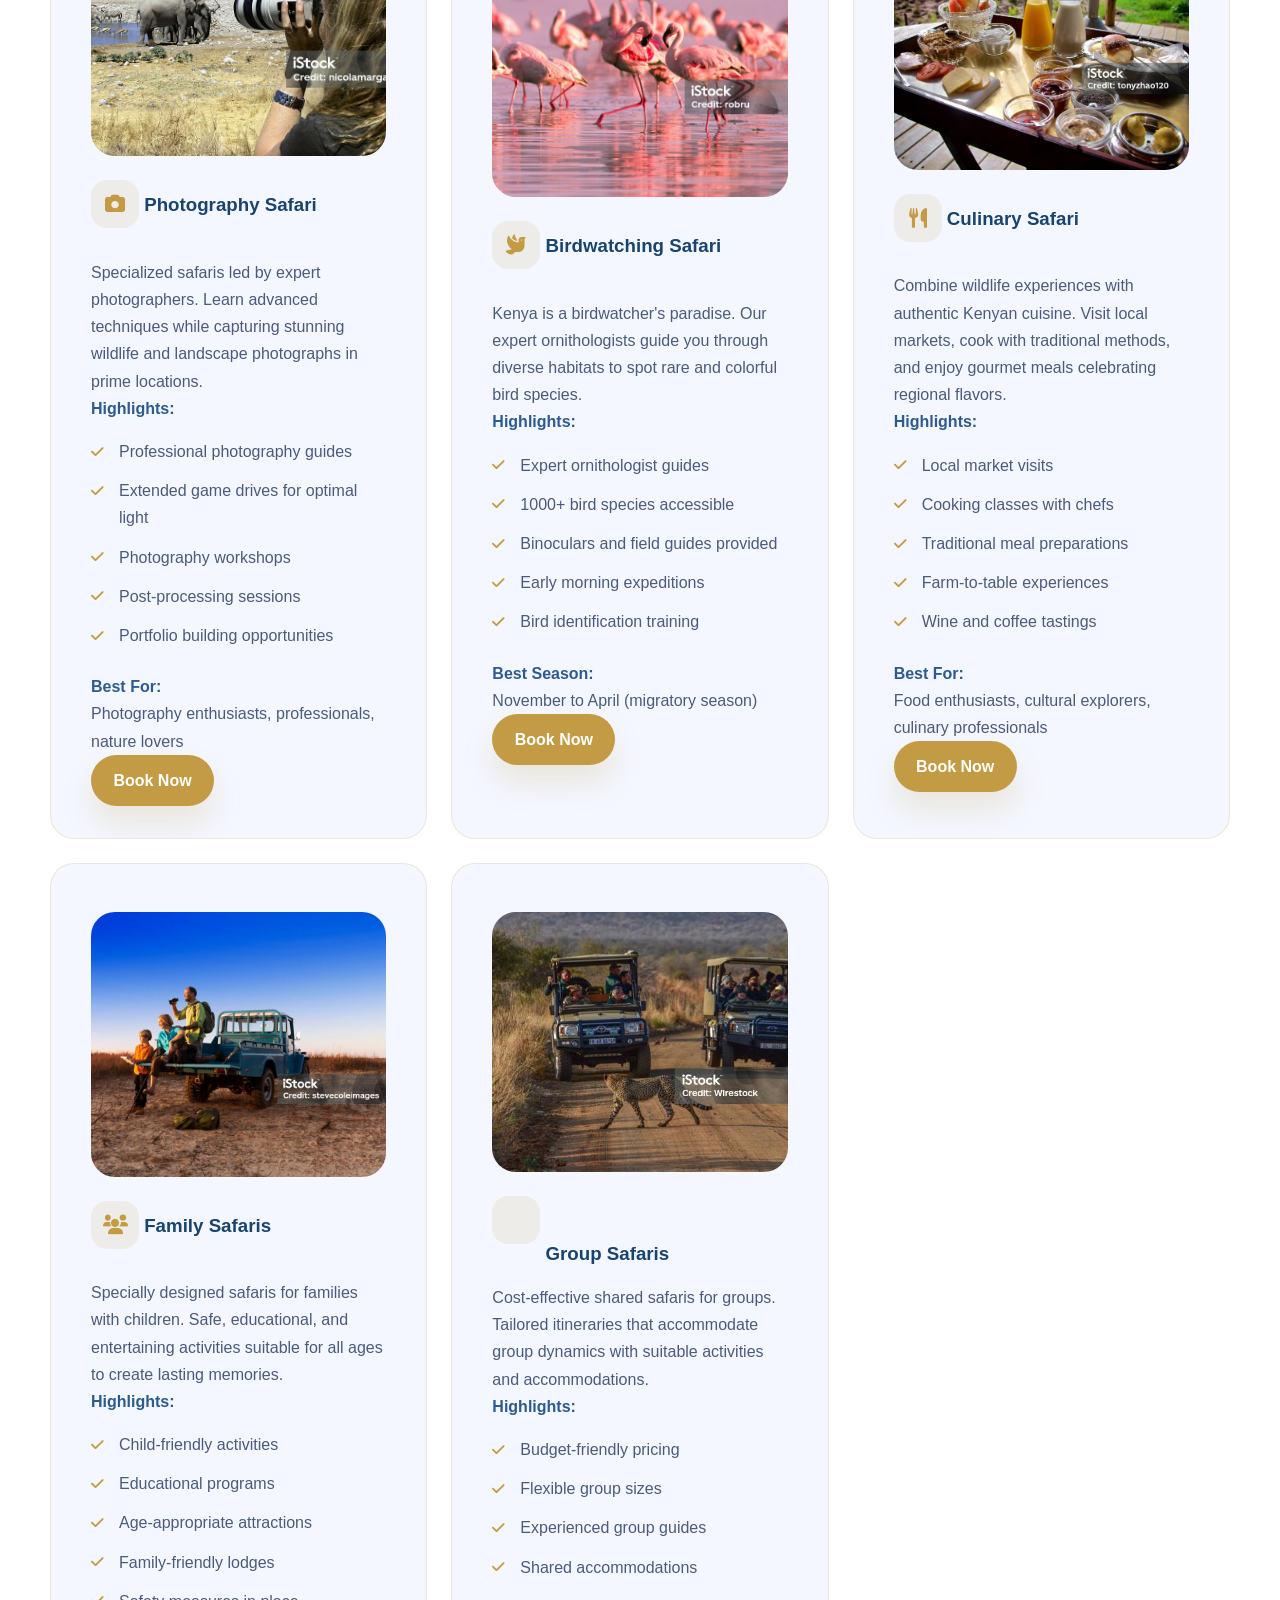
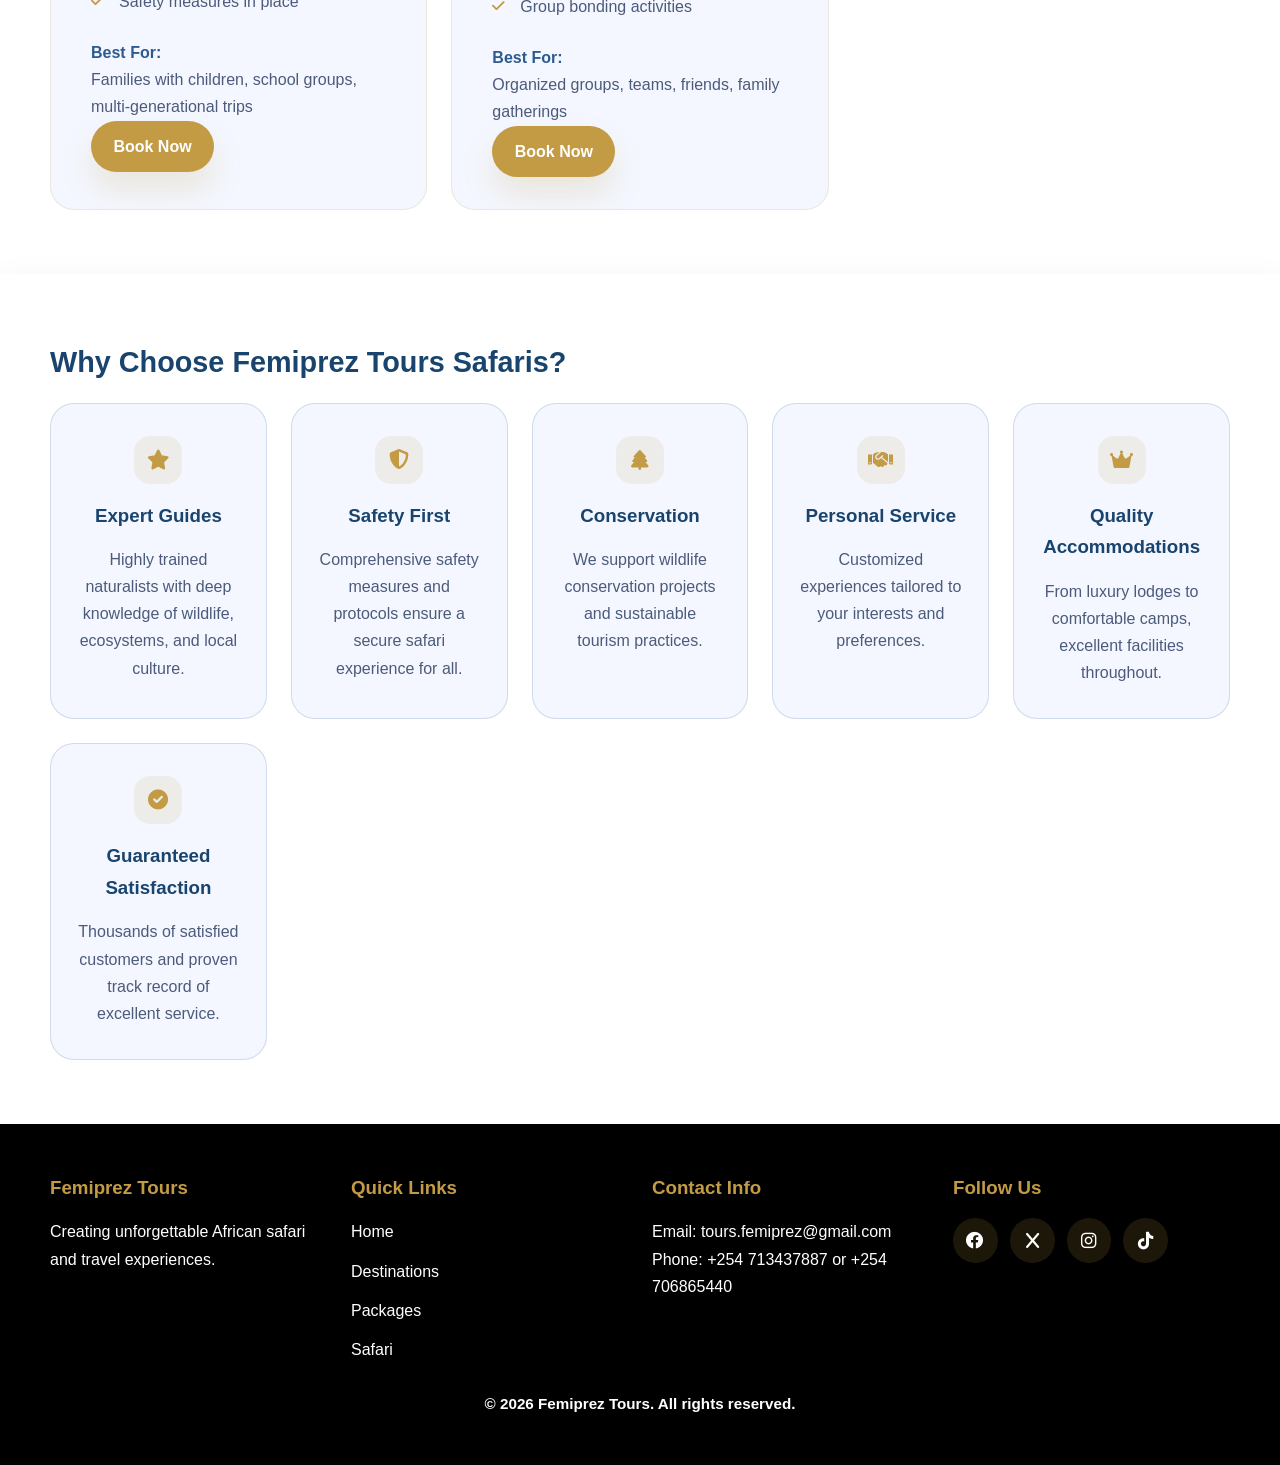
<file: femiprez-tours-main/safari.html>
<!DOCTYPE html>
<html lang="en">
<head>
    <meta charset="UTF-8">
    <meta name="viewport" content="width=device-width, initial-scale=1.0">
    <title>Safari - Femiprez Tours</title>
    <link rel="stylesheet" href="css/styles.css">
    <link rel="stylesheet" href="https://cdnjs.cloudflare.com/ajax/libs/font-awesome/6.0.0/css/all.min.css">
</head>
<body>
    <nav class="navbar">
        <div class="container">
            <div class="logo">
                <img src="Images/Femiprez logo.jpeg" alt="Femiprez Tours logo">
                <h1>Femiprez Tours</h1>
            </div>
            <ul class="nav-links">
                <li><a href="index.html">Home</a></li>
                <li><a href="destinations.html">Destinations</a></li>
                <li><a href="packages.html">Packages</a></li>
                <li><a href="safari.html" class="active">Safari</a></li>
                <li><a href="contact.html">Contact</a></li>
            </ul>
            <div class="hamburger">
                <span></span>
                <span></span>
                <span></span>
            </div>
        </div>
    </nav>

    <!-- Header -->
    <section class="page-header">
        <h1>Guided Safari Tours</h1>
        <p>Experience Kenya's Finest Wildlife and Natural Wonders</p>
    </section>

    <!-- Safari Types Section -->
    <section class="safari-section">
        <div class="container">
            <h2>Our Safari Experiences</h2>
            <div class="safari-grid">
                <!-- Wildlife Safari -->
                <div class="safari-card">
                    <div class="safari-image wildlife-img"></div>
                    <div class="safari-content">
                        <h3><i class="fas fa-paw"></i> Wildlife Safaris</h3>
                        <p>Guided tours in renowned national parks and conservancies including Maasai Mara, Amboseli, and Tsavo. Observe the Big Five and other remarkable wildlife in their natural habitat.</p>
                        <h4>Highlights:</h4>
                        <ul>
                            <li>Big Five Viewing: Lions, Elephants, Buffalo, Leopards, Rhinos</li>
                            <li>Expert naturalist guides</li>
                            <li>Early morning and evening game drives</li>
                            <li>Photography opportunities</li>
                            <li>Wildlife education</li>
                        </ul>
                        <h4>Best Season:</h4>
                        <p>June to October & January to February</p>
                        <a href="contact.html" class="btn btn-primary">Book Now</a>
                    </div>
                </div>

                <!-- Luxury Safari -->
                <div class="safari-card">
                    <div class="safari-image luxury-safari-img"></div>
                    <div class="safari-content">
                        <h3><i class="fas fa-crown"></i> Luxury Safaris</h3>
                        <p>Experience ultimate luxury in high-end lodges and tented camps with exclusive amenities. Enjoy private game drives and personalized services tailored to your preferences.</p>
                        <h4>Highlights:</h4>
                        <ul>
                            <li>5-star luxury accommodations</li>
                            <li>Private game drives</li>
                            <li>Personal guide services</li>
                            <li>Gourmet dining</li>
                            <li>Spa and wellness facilities</li>
                        </ul>
                        <h4>Best For:</h4>
                        <p>Honeymooners, special occasions, premium travelers</p>
                        <a href="contact.html" class="btn btn-primary">Book Now</a>
                    </div>
                </div>

                <!-- Conservation Safari -->
                <div class="safari-card">
                    <div class="safari-image conservation-safari-img"></div>
                    <div class="safari-content">
                        <h3><i class="fas fa-leaf"></i> Conservation Tours</h3>
                        <p>Collaborate with conservation projects and actively participate in wildlife protection efforts. Make a meaningful difference while experiencing authentic Kenya.</p>
                        <h4>Highlights:</h4>
                        <ul>
                            <li>Wildlife research participation</li>
                            <li>Conservation work engagement</li>
                            <li>Expert training and education</li>
                            <li>Safari excursions included</li>
                            <li>Hands-on field experience</li>
                        </ul>
                        <h4>Impact:</h4>
                        <p>Your fees directly support conservation projects</p>
                        <a href="contact.html" class="btn btn-primary">Book Now</a>
                    </div>
                </div>

                <!-- Photography Safari -->
                <div class="safari-card">
                    <div class="safari-image photo-safari-img"></div>
                    <div class="safari-content">
                        <h3><i class="fas fa-camera"></i> Photography Safari</h3>
                        <p>Specialized safaris led by expert photographers. Learn advanced techniques while capturing stunning wildlife and landscape photographs in prime locations.</p>
                        <h4>Highlights:</h4>
                        <ul>
                            <li>Professional photography guides</li>
                            <li>Extended game drives for optimal light</li>
                            <li>Photography workshops</li>
                            <li>Post-processing sessions</li>
                            <li>Portfolio building opportunities</li>
                        </ul>
                        <h4>Best For:</h4>
                        <p>Photography enthusiasts, professionals, nature lovers</p>
                        <a href="contact.html" class="btn btn-primary">Book Now</a>
                    </div>
                </div>

                <!-- Birdwatching Safari -->
                <div class="safari-card">
                    <div class="safari-image birdwatch-img"></div>
                    <div class="safari-content">
                        <h3><i class="fas fa-dove"></i> Birdwatching Safari</h3>
                        <p>Kenya is a birdwatcher's paradise. Our expert ornithologists guide you through diverse habitats to spot rare and colorful bird species.</p>
                        <h4>Highlights:</h4>
                        <ul>
                            <li>Expert ornithologist guides</li>
                            <li>1000+ bird species accessible</li>
                            <li>Binoculars and field guides provided</li>
                            <li>Early morning expeditions</li>
                            <li>Bird identification training</li>
                        </ul>
                        <h4>Best Season:</h4>
                        <p>November to April (migratory season)</p>
                        <a href="contact.html" class="btn btn-primary">Book Now</a>
                    </div>
                </div>

                <!-- Culinary Safari -->
                <div class="safari-card">
                    <div class="safari-image culinary-img"></div>
                    <div class="safari-content">
                        <h3><i class="fas fa-utensils"></i> Culinary Safari</h3>
                        <p>Combine wildlife experiences with authentic Kenyan cuisine. Visit local markets, cook with traditional methods, and enjoy gourmet meals celebrating regional flavors.</p>
                        <h4>Highlights:</h4>
                        <ul>
                            <li>Local market visits</li>
                            <li>Cooking classes with chefs</li>
                            <li>Traditional meal preparations</li>
                            <li>Farm-to-table experiences</li>
                            <li>Wine and coffee tastings</li>
                        </ul>
                        <h4>Best For:</h4>
                        <p>Food enthusiasts, cultural explorers, culinary professionals</p>
                        <a href="contact.html" class="btn btn-primary">Book Now</a>
                    </div>
                </div>

                <!-- Family Safari -->
                <div class="safari-card">
                    <div class="safari-image family-safari-img"></div>
                    <div class="safari-content">
                        <h3><i class="fas fa-users"></i> Family Safaris</h3>
                        <p>Specially designed safaris for families with children. Safe, educational, and entertaining activities suitable for all ages to create lasting memories.</p>
                        <h4>Highlights:</h4>
                        <ul>
                            <li>Child-friendly activities</li>
                            <li>Educational programs</li>
                            <li>Age-appropriate attractions</li>
                            <li>Family-friendly lodges</li>
                            <li>Safety measures in place</li>
                        </ul>
                        <h4>Best For:</h4>
                        <p>Families with children, school groups, multi-generational trips</p>
                        <a href="contact.html" class="btn btn-primary">Book Now</a>
                    </div>
                </div>

                <!-- Group Safari -->
                <div class="safari-card">
                    <div class="safari-image group-safari-img"></div>
                    <div class="safari-content">
                        <h3><i class="fas fa-people-group"></i> Group Safaris</h3>
                        <p>Cost-effective shared safaris for groups. Tailored itineraries that accommodate group dynamics with suitable activities and accommodations.</p>
                        <h4>Highlights:</h4>
                        <ul>
                            <li>Budget-friendly pricing</li>
                            <li>Flexible group sizes</li>
                            <li>Experienced group guides</li>
                            <li>Shared accommodations</li>
                            <li>Group bonding activities</li>
                        </ul>
                        <h4>Best For:</h4>
                        <p>Organized groups, teams, friends, family gatherings</p>
                        <a href="contact.html" class="btn btn-primary">Book Now</a>
                    </div>
                </div>
            </div>
        </div>
    </section>

    <!-- Why Choose Our Safaris -->
    <section class="why-choose-us">
        <div class="container">
            <h2>Why Choose Femiprez Tours Safaris?</h2>
            <div class="features-grid">
                <div class="feature">
                    <i class="fas fa-star"></i>
                    <h3>Expert Guides</h3>
                    <p>Highly trained naturalists with deep knowledge of wildlife, ecosystems, and local culture.</p>
                </div>
                <div class="feature">
                    <i class="fas fa-shield"></i>
                    <h3>Safety First</h3>
                    <p>Comprehensive safety measures and protocols ensure a secure safari experience for all.</p>
                </div>
                <div class="feature">
                    <i class="fas fa-tree"></i>
                    <h3>Conservation</h3>
                    <p>We support wildlife conservation projects and sustainable tourism practices.</p>
                </div>
                <div class="feature">
                    <i class="fas fa-handshake"></i>
                    <h3>Personal Service</h3>
                    <p>Customized experiences tailored to your interests and preferences.</p>
                </div>
                <div class="feature">
                    <i class="fas fa-crown"></i>
                    <h3>Quality Accommodations</h3>
                    <p>From luxury lodges to comfortable camps, excellent facilities throughout.</p>
                </div>
                <div class="feature">
                    <i class="fas fa-check-circle"></i>
                    <h3>Guaranteed Satisfaction</h3>
                    <p>Thousands of satisfied customers and proven track record of excellent service.</p>
                </div>
            </div>
        </div>
    </section>

    <!-- Footer -->
    <footer>
        <div class="container">
            <div class="footer-content">
                <div class="footer-section">
                    <h3>Femiprez Tours</h3>
                    <p>Creating unforgettable African safari and travel experiences.</p>
                </div>
                <div class="footer-section">
                    <h3>Quick Links</h3>
                    <ul>
                        <li><a href="index.html">Home</a></li>
                        <li><a href="destinations.html">Destinations</a></li>
                        <li><a href="packages.html">Packages</a></li>
                        <li><a href="safari.html">Safari</a></li>
                    </ul>
                </div>
                <div class="footer-section">
                    <h3>Contact Info</h3>
                    <p>Email: tours.femiprez@gmail.com</p>
                    <p>Phone: +254 713437887 or  +254 706865440</p>
                    
                </div>
                <div class="footer-section">
                    <h3>Follow Us</h3>
                    <div class="social-links">
                        <a href="https://www.facebook.com/femiprez.tours" target="_blank" rel="noopener noreferrer" aria-label="Facebook"><i class="fab fa-facebook"></i></a>
                        <a href="https://x.com/femiprez" target="_blank" rel="noopener noreferrer" aria-label="x"><i class="fab fa-x"></i></a>
                        <a href="https://www.instagram.com/femiprez.tours" target="_blank" rel="noopener noreferrer" aria-label="Instagram"><i class="fab fa-instagram"></i></a>
                        <a href="https://www.tiktok.com/@femiprez.tours" target="_blank" rel="noopener noreferrer" aria-label="TikTok"><i class="fab fa-tiktok"></i></a>
                    </div>
                </div>
            </div>
            <div class="footer-bottom">
                <p>&copy; 2026 Femiprez Tours. All rights reserved.</p>
            </div>
        </div>
    </footer>

    <script src="js/script.js"></script>
</body>
</html>
</file>
<file: femiprez-tours-main/css/styles.css>
/* Global Reset */
* {
    margin: 0;
    padding: 0;
    box-sizing: border-box;
}

:root {
    --body-bg: #ffffff;
    --surface: #ffffff;
    --surface-alt: #f7f7ff;
    --text: #19446d;
    --text-rgb: 25, 68, 109;
    --text-muted: #4c5b7a;
    --primary: #c49b45;
    --primary-dark: #a97f2f;
    --primary-rgb: 196, 155, 69;
    --accent: #c49b45;
    --accent-rgb: 196, 155, 69;
    --blue: #2d5b8f;
    --blue-dark: #19446d;
    --blue-rgb: 45, 91, 143;
    --purple: #6a3fa8;
    --purple-light: #9b6fe0;
    --container-blue: #e8f0ff;
    --container-gold: rgba(196, 155, 69, 0.14);
    --border: #d6c6b0;
    --shadow: 0 20px 40px rgba(66, 52, 33, 0.12);
    --hero-start: #4f321d;
    --hero-end: #3a1f10;
    --footer-bg: #000;
    --footer-link-hover: rgba(255, 205, 90, 0.95);
    font-family: "Inter", "Segoe UI", sans-serif;
}

html {
    scroll-behavior: smooth;
}

body {
    background: var(--body-bg);
    color: var(--text);
    line-height: 1.7;
    min-height: 100vh;
}

img {
    max-width: 100%;
    display: block;
}

a {
    color: inherit;
    text-decoration: none;
}

button,
input,
select,
textarea {
    font: inherit;
}

.container {
    width: min(1180px, calc(100% - 2rem));
    margin: 0 auto;
}

@media (max-width: 768px) {
    .container {
        width: min(100%, calc(100% - 1.5rem));
    }
}

@media (max-width: 480px) {
    .container {
        width: min(100%, calc(100% - 1rem));
        padding: 0 0.5rem;
    }
}

.navbar {
    position: sticky;
    top: 0;
    z-index: 50;
    background: #000;
    backdrop-filter: blur(16px);
    border-bottom: 1px solid rgba(255, 255, 255, 0.08);
}

.navbar .container {
    display: flex;
    align-items: center;
    justify-content: space-between;
    gap: 1rem;
    padding: 1rem 0;
}

@media (max-width: 480px) {
    .navbar .container {
        gap: 0.5rem;
        padding: 0.75rem 0;
    }
}

.logo {
    display: flex;
    align-items: center;
    gap: 0.75rem;
}

.logo img {
    max-height: 50px;
    width: auto;
    display: block;
    border-radius: 6px;
}

.logo h1 {
    font-size: 1.35rem;
    letter-spacing: 0.05em;
    color: var(--primary-dark);
}

@media (max-width: 480px) {
    .logo h1 {
        font-size: 1rem;
    }
}

.nav-links {
    display: flex;
    align-items: center;
    gap: 1rem;
    list-style: none;
}

.nav-links li a {
    color: #fff;
    font-weight: 600;
    padding: 0.75rem 1rem;
    border-radius: 999px;
    transition: all 0.25s ease;
}

@media (max-width: 480px) {
    .nav-links li a {
        padding: 0.5rem 0.75rem;
        font-size: 0.9rem;
    }
}

.nav-links li a:hover,
.nav-links li a.active {
    color: var(--primary-dark);
    background: rgba(255, 255, 255, 0.12);
}

.hamburger {
    display: none;
    width: 2rem;
    flex-direction: column;
    justify-content: space-between;
    cursor: pointer;
    height: 1.25rem;
}

.hamburger span {
    display: block;
    height: 3px;
    width: 100%;
    background: var(--text);
    border-radius: 999px;
}

.hero {
    min-height: 78vh;
    display: grid;
    place-items: center;
    text-align: center;
    padding: 4rem 0;
    background: linear-gradient(180deg, var(--hero-start) 0%, var(--hero-end) 100%);
    color: #fff;
}

.hero-content {
    max-width: 720px;
}

.hero h2 {
    font-size: clamp(2.5rem, 5vw, 4.1rem);
    margin-bottom: 1rem;
    line-height: 1.05;
    color: #fff;
}

.hero p {
    font-size: 1.05rem;
    color: rgba(255, 255, 255, 0.9);
    margin-bottom: 2rem;
}

.btn {
    display: inline-flex;
    align-items: center;
    justify-content: center;
    text-align: center;
    gap: 0.65rem;
    padding: 0.75rem 1.4rem;
    border-radius: 2rem;
    border: none;
    font-weight: 700;
    cursor: pointer;
    transition: transform 0.2s ease, box-shadow 0.2s ease, background 0.2s ease;
    background: var(--primary);
    color: #fff;
}

.btn:hover {
    transform: translateY(-1px);
}

.btn-primary {
    background: var(--primary);
    color: #fff;
    box-shadow: 0 18px 30px rgba(var(--primary-rgb), 0.18);
}

.btn-primary:hover,
.btn:hover {
    background: var(--primary-dark);
}

.page-packages .package-card.premium,
.page-packages .package-card.family,
.page-packages .package-card.adventure,
.page-packages .package-card.relaxation,
.page-packages .package-card.cultural,
.page-packages .package-card.conservation,
.page-packages .package-card.speciality {
    background: rgba(169, 127, 47, 0.14);
    border-color: rgba(169, 127, 47, 0.28);
}

.page-packages .package-card.premium .badge,
.page-packages .package-card.family .badge,
.page-packages .package-card.adventure .badge,
.page-packages .package-card.relaxation .badge,
.page-packages .package-card.cultural .badge,
.page-packages .package-card.conservation .badge,
.page-packages .package-card.speciality .badge {
    background: var(--primary-dark);
    color: #fff;
}

.page-packages .package-card.premium h3,
.page-packages .package-card.family h3,
.page-packages .package-card.adventure h3,
.page-packages .package-card.relaxation h3,
.page-packages .package-card.cultural h3,
.page-packages .package-card.conservation h3,
.page-packages .package-card.speciality h3 {
    color: #5c3911;
}

.page-packages .package-card .btn,
.page-packages .customization .btn {
    display: block;
    width: 100%;
    box-sizing: border-box;
}

.page-packages .customization {
    background: #0b1f3f;
    border: 1px solid #12284e;
    border-top: 0.5rem solid #0b1f3f;
}

.page-packages .customization h2,
.page-packages .customization p {
    color: #fff;
}

.page-packages .container {
    width: min(1240px, calc(100% - 2rem));
}

.page-packages .customization .btn {
    display: inline-flex;
    width: auto;
    margin: 0 auto;
    padding: 0.65rem 1.25rem;
    background: #d4af37;
    color: #111;
    box-shadow: 0 14px 28px rgba(212, 175, 55, 0.2);
}

.page-packages .customization .btn:hover {
    background: #b58d26;
}

.page-home .cta {
    background: #0b1f3f;
    border: 1px solid #12284e;
    color: #fff;
}

.page-home .cta h2,
.page-home .cta p {
    color: #fff;
}

.page-home .cta .btn {
    background: #d4af37;
    color: #111;
    box-shadow: 0 14px 28px rgba(212, 175, 55, 0.2);
}

.page-home .cta .btn:hover {
    background: #b58d26;
}

.filter-btn,
.card-link {
    color: var(--blue);
}

.filter-btn.active,
.filter-btn:hover {
    background: rgba(var(--primary-rgb), 0.18);
    color: var(--primary-dark);
    border-color: rgba(var(--primary-rgb), 0.3);
}

section {
    padding: 4rem 0;
}

section h2,
.page-header h1 {
    font-size: clamp(1.8rem, 2.2vw, 2.5rem);
    margin-bottom: 1rem;
    color: var(--text);
}

section p,
.feature p,
.activity-card p,
.package-card p,
.safari-content p,
.contact-info p,
.info-item p {
    color: var(--text-muted);
}

.page-header h1,
.page-header p {
    color: #fff;
}

.activities,
.why-choose-us,
.packages-section,
.safari-section,
.customization,
.contact-section {
    background: var(--surface);
    border-radius: var(--radius);
    box-shadow: var(--shadow);
}

.activities h2 {
    text-align: center;
}

.activities-grid,
.features-grid,
.packages-grid,
.safari-grid,
.contact-grid {
    display: grid;
    gap: 1.5rem;
}

.activities-grid {
    grid-template-columns: repeat(auto-fit, minmax(240px, 1fr));
}

.activity-card,
.feature,
.package-card,
.safari-card,
.contact-info,
.booking-form-container,
.destination-card {
    background: #f4f7ff;
    border: 1px solid rgba(var(--blue-rgb), 0.18);
    border-radius: 24px;
    padding: 1.75rem;
    color: var(--blue);
    transition: transform 0.25s ease, box-shadow 0.25s ease;
}

.package-card:hover,
.safari-card:hover {
    transform: translateY(-10px);
    box-shadow: 0 20px 50px rgba(15, 45, 89, 0.12);
}

.package-card h3,
.destination-card h3,
.feature h3,
.activity-card h3,
.safari-content h3,
.info-item h3,
.footer-section h3 {
    color: var(--primary);
}

.activity-card,
.destination-card {
    min-height: 100%;
}

.activity-image,
.dest-image {
    height: 220px;
    border-radius: 20px;
    margin-bottom: 1.35rem;
    background-size: cover;
    background-position: center;
    overflow: hidden;
}

.dest-image img {
    width: 100%;
    height: 100%;
    object-fit: cover;
    display: block;
}

.destinations-section {
    padding: 4rem 0;
}

.filter-buttons {
    display: flex;
    flex-wrap: wrap;
    gap: 0.75rem;
    margin-bottom: 2rem;
}

.filter-btn {
    padding: 0.95rem 1.35rem;
    border-radius: 999px;
    border: 1px solid rgba(var(--accent-rgb), 0.15);
    background: var(--surface);
    color: var(--text);
    cursor: pointer;
    transition: all 0.2s ease;
    font-weight: 600;
}

.filter-btn:hover,
.filter-btn.active {
    background: rgba(var(--accent-rgb), 0.18);
    color: var(--primary-dark);
    border-color: rgba(var(--accent-rgb), 0.3);
}

.destinations-category {
    margin-bottom: 3rem;
    scroll-margin-top: 100px;
}

.destinations-category h2 {
    font-size: clamp(1.5rem, 2vw, 2.2rem);
    margin-bottom: 2rem;
    padding-bottom: 1rem;
    color: var(--primary);
    border-bottom: 3px solid rgba(var(--accent-rgb), 0.3);
}

.destinations-grid {
    display: grid;
    gap: 1.5rem;
    grid-template-columns: repeat(auto-fit, minmax(320px, 1fr));
}

.destination-card {
    display: grid;
    gap: 1.35rem;
}

.dest-content {
    display: grid;
    gap: 1rem;
}

.location {
    display: flex;
    align-items: center;
    gap: 0.5rem;
    color: var(--text-muted);
    font-weight: 600;
}

.highlights {
    list-style: none;
    padding-left: 0;
    display: grid;
    gap: 0.55rem;
    margin: 0;
}

.highlights li {
    position: relative;
    padding-left: 1.8rem;
    color: var(--text-muted);
}

.highlights li::before {
    content: "\2022";
    position: absolute;
    left: 0;
    top: 0.1rem;
    color: var(--primary);
    font-size: 1.1rem;
}

.safari-img { background: url('../Images/Wildlife Safari.jpg') center/cover no-repeat; }
.beach-img { background: url('../Images/Beach Holiday.jpg') center/cover no-repeat; }
.adventure-img { background: url('../Images/Adventure Activities.jpg') center/cover no-repeat; }
.culture-img { background: url('../Images/Cultural Experince.jpg') center/cover no-repeat; }
.luxury-img { background: url('../Images/luxury Safari.jpg') center/cover no-repeat; }
.conservation-img { background: url('../Images/Conservation Tours.jpg') center/cover no-repeat; }

.maasai-mara-img { background: linear-gradient(135deg, #7b5c41 0%, #b59051 100%); }
.amboseli-img { background: linear-gradient(135deg, #2e5d4d 0%, #7fb89e 100%); }
.tsavo-img { background: linear-gradient(135deg, #55483d 0%, #c9a47f 100%); }
.diani-img { background: linear-gradient(135deg, #ff8d51 0%, #f7b153 100%); }
.malindi-img { background: linear-gradient(135deg, #f0a56f 0%, #f6d3a5 100%); }
.watamu-img { background: linear-gradient(135deg, #2d5b8f 0%, #70a7d0 100%); }
.mount-kenya-img { background: linear-gradient(135deg, #4a5d6d 0%, #8fb8c4 100%); }
.savannah-img { background: linear-gradient(135deg, #936a3b 0%, #d8b97a 100%); }
.diving-img { background: linear-gradient(135deg, #2b6c7b 0%, #5fb3c4 100%); }

.activity-card h3,
.feature h3,
.activity-card h3,
.feature h3,
.package-card h3,
.safari-content h3,
.info-item h3 {
    margin-bottom: 0.9rem;
    color: var(--text);
}

.footer-section h3 {
    margin-bottom: 0.9rem;
    color: var(--accent);
    font-weight: 700;
}

.card-link {
    margin-top: 1.25rem;
    display: inline-flex;
    align-items: center;
    gap: 0.5rem;
    color: var(--blue);
    font-weight: 700;
}

.feature {
    text-align: center;
    padding: 2rem 1.5rem;
}

.feature i,
.info-item i,
.safari-content i {
    display: inline-flex;
    width: 3rem;
    height: 3rem;
    align-items: center;
    justify-content: center;
    border-radius: 1rem;
    background: rgba(var(--accent-rgb), 0.12);
    color: var(--primary);
    margin-bottom: 1rem;
    font-size: 1.25rem;
}

.why-choose-us .features-grid {
    grid-template-columns: repeat(auto-fit, minmax(210px, 1fr));
}

.page-header {
    text-align: center;
    padding: 5rem 0 3rem;
    background: linear-gradient(180deg, #3f1b5d 0%, #5e2b8d 100%);
    color: #fff;
}
.page-destinations .page-header,
.page-packages .page-header,
.page-contact .page-header {
    background: linear-gradient(180deg, #3f1b5d 0%, #5e2b8d 100%);
}
.packages-section,
.destinations-section {
    background: linear-gradient(180deg, rgba(var(--blue-rgb), 0.14) 0%, rgba(var(--primary-rgb), 0.14) 100%);
}

.packages-grid,
.safari-grid {
    grid-template-columns: repeat(auto-fit, minmax(300px, 1fr));
}

.package-card,
.safari-card {
    position: relative;
    overflow: hidden;
    padding: 3rem 2.5rem 2rem;
    border-color: rgba(var(--accent-rgb), 0.18);
}

.package-card {
    position: relative;
    background: rgba(var(--accent-rgb), 0.05);
    border-top: 0.5rem solid #0b1f3f;
}

.package-card .badge,
.safari-card .badge {
    position: absolute;
    top: 1.5rem;
    right: 1.5rem;
    display: inline-block;
    margin: 0;
    padding: 0.45rem 0.85rem;
    border-radius: 999px;
    background: #b58d26;
    color: #fff;
    font-size: 0.85rem;
    font-weight: 700;
}

.package-card .price {
    font-size: 1.5rem;
    font-weight: 700;
    margin: 0.75rem 0;
}

.package-card .price span {
    color: var(--text-muted);
    font-size: 0.95rem;
    font-weight: 500;
}

.package-card .duration {
    display: flex;
    align-items: center;
    gap: 0.5rem;
    color: var(--primary);
    margin-bottom: 1rem;
    font-weight: 700;
}

.package-features,
.safari-content ul {
    list-style: none;
    padding-left: 0;
    margin: 1rem 0 1.5rem;
    display: grid;
    gap: 0.75rem;
}

.package-features li,
.safari-content li {
    position: relative;
    padding-left: 1.75rem;
    color: var(--text-muted);
}

.package-features li::before,
.safari-content li::before {
    content: "\f00c";
    font-family: "Font Awesome 6 Free";
    font-weight: 900;
    position: absolute;
    left: 0;
    top: 0.1rem;
    color: var(--accent);
    font-size: 0.9rem;
}

.safari-card {
    display: grid;
    grid-template-columns: 1fr;
    gap: 1.5rem;
}

.safari-image {
    min-height: 260px;
    border-radius: 24px;
    background-size: cover;
    background-position: center;
}

.wildlife-img { background: url('../Images/Wildlife Safari.jpg'); background-size: cover; background-position: center; }
.luxury-safari-img { background: url('../Images/luxury Safari.jpg'); background-size: cover; background-position: center; }
.conservation-safari-img { background: url('../Images/Conservation Tours.jpg'); background-size: cover; background-position: center; }
.photo-safari-img { background: url('../Images/Photography Safari.jpg'); background-size: cover; background-position: center; }
.birdwatch-img { background: url('../Images/Birdwatching Safari.jpg'); background-size: cover; background-position: center; }
.culinary-img { background: url('../Images/Culinary Safari.jpg'); background-size: cover; background-position: center; }
.family-safari-img { background: url('../Images/Family Safari.jpg'); background-size: cover; background-position: center; }
.group-safari-img { background: url('../Images/Group Safari.jpg'); background-size: cover; background-position: center; }

.contact-grid {
    grid-template-columns: 1fr 1.15fr;
}

.contact-info {
    padding: 2rem;
}

.contact-info h2,
.booking-form-container h2 {
    margin-bottom: 1.5rem;
}

.info-item {
    display: grid;
    grid-template-columns: auto 1fr;
    gap: 1rem;
    margin-bottom: 1.5rem;
    align-items: flex-start;
}

.info-item i {
    width: 3rem;
    height: 3rem;
    display: grid;
    place-items: center;
    border-radius: 1rem;
    background: rgba(var(--accent-rgb), 0.12);
    color: var(--primary);
}

.booking-form {
    display: grid;
    gap: 1.25rem;
}

.form-row {
    display: grid;
    grid-template-columns: repeat(2, minmax(0, 1fr));
    gap: 1rem;
}

.form-group {
    display: grid;
    gap: 0.5rem;
}

.form-group label {
    font-weight: 700;
    color: var(--text);
}

input,
select,
textarea {
    width: 100%;
    padding: 0.95rem 1rem;
    border: 1px solid var(--border);
    border-radius: 14px;
    background: #fff;
    color: var(--text);
    transition: border-color 0.2s ease, box-shadow 0.2s ease;
}

input:focus,
select:focus,
textarea:focus {
    outline: none;
    border-color: var(--primary);
    box-shadow: 0 0 0 4px rgba(var(--primary-rgb), 0.08);
}

button[type="submit"] {
    width: fit-content;
    min-width: 220px;
}

.form-note {
    margin-top: 0.75rem;
    font-size: 0.95rem;
    color: var(--text-muted);
}

footer {
    padding: 3rem 0;
    background: var(--footer-bg);
    color: #fff;
    font-weight: 400;
}

@media (max-width: 768px) {
    footer {
        padding: 2rem 0;
    }
}

@media (max-width: 480px) {
    footer {
        padding: 1.5rem 0;
    }
}

.footer-content {
    display: grid;
    grid-template-columns: repeat(auto-fit, minmax(200px, 1fr));
    gap: 1.5rem;
    margin-bottom: 1.75rem;
}

.footer-section ul {
    list-style: none;
    padding-left: 0;
    display: grid;
    gap: 0.75rem;
    font-weight: 400;
    color: #fff;
}

.footer-section a {
    color: #fff;
    font-weight: 400;
}

.footer-section a:hover {
    color: var(--footer-link-hover);
}

.social-links {
    display: flex;
    gap: 0.75rem;
    flex-wrap: wrap;
}

.social-links a {
    width: 2.8rem;
    height: 2.8rem;
    display: inline-flex;
    align-items: center;
    justify-content: center;
    border-radius: 50%;
    background: rgba(var(--accent-rgb), 0.15);
    color: #fff;
    font-size: 1.1rem;
    transition: transform 0.2s ease, background 0.2s ease, color 0.2s ease;
}

.social-links a:hover {
    transform: translateY(-2px);
    background: var(--accent);
    color: #fff;
}

.footer-bottom {
    text-align: center;
    color: #fff;
    font-size: 0.95rem;
    font-weight: 700;
}

#back-to-top {
    position: fixed;
    bottom: -60px;
    right: 2rem;
    width: 3rem;
    height: 3rem;
    background: var(--primary);
    color: #fff;
    border: none;
    border-radius: 50%;
    cursor: pointer;
    display: flex;
    align-items: center;
    justify-content: center;
    font-size: 1.25rem;
    box-shadow: 0 8px 24px rgba(var(--primary-rgb), 0.3);
    transition: all 0.3s ease;
    z-index: 40;
}

#back-to-top.visible {
    bottom: 2rem;
}

#back-to-top:hover {
    background: var(--primary-dark);
    transform: translateY(-3px);
    box-shadow: 0 12px 32px rgba(var(--primary-rgb), 0.4);
}

@media (max-width: 980px) {
    .contact-grid,
    .packages-grid,
    .safari-grid,
    .features-grid {
        grid-template-columns: 1fr;
    }

    .hero {
        padding-top: 6rem;
    }
}

@media (max-width: 600px) {
    .hero {
        padding: 3rem 0;
    }

    .page-header {
        padding: 3rem 0 1.5rem;
    }

    .page-header h1 {
        font-size: 2rem;
    }

    footer {
        padding: 0.75rem 0;
    }

    .footer-content {
        gap: 0.5rem;
        margin-bottom: 1rem;
    }

    .footer-bottom {
        font-size: 0.85rem;
    }
}

@media (max-width: 768px) {
    .navbar .container {
        flex-wrap: wrap;
        gap: 0.75rem;
    }

    .nav-links {
        position: absolute;
        top: 100%;
        left: 0;
        right: 0;
        background: #000;
        border-bottom-left-radius: 24px;
        border-bottom-right-radius: 24px;
        flex-direction: column;
        padding: 1rem;
        transform: translateY(-20px);
        opacity: 0;
        visibility: hidden;
        transition: opacity 0.25s ease, transform 0.25s ease, visibility 0.25s ease;
    }

    .nav-links.open {
        transform: translateY(0);
        opacity: 1;
        visibility: visible;
    }

    .nav-links li a {
        width: 100%;
    }

    .hamburger {
        display: flex;
    }
}

@media (max-width: 600px) {
    .hero {
        min-height: 28vh;
        padding: 0.5rem 0;
    }

    .hero-content {
        max-width: 72%;
    }

    .page-header {
        padding: 1.5rem 0 0.7rem;
    }

    .page-header h1 {
        font-size: 1.4rem;
    }

    .hero h2 {
        font-size: 1.2rem;
        margin-bottom: 0.5rem;
    }

    .hero p {
        font-size: 0.75rem;
        margin-bottom: 0.75rem;
    }

    .page-packages .customization {
        padding: 1.2rem 1rem;
    }

    .page-packages .customization h2 {
        font-size: 1.3rem;
    }

    .page-packages .customization p {
        font-size: 0.9rem;
        margin-bottom: 0.85rem;
    }

    .page-packages .customization .btn {
        padding: 0.55rem 1rem;
    }

    .page-home .cta {
        padding: 0.75rem 1rem;
    }

    .page-home .cta h2 {
        font-size: 1.3rem;
        margin-bottom: 0.65rem;
    }

    .page-home .cta p {
        font-size: 0.85rem;
        margin-bottom: 0.75rem;
    }

    .page-home .cta .btn {
        padding: 0.55rem 1rem;
    }

    .btn {
        width: 100%;
        justify-content: center;
    }

    .footer {
        padding: 0.1rem 0;
    }

    .footer-content {
        display: flex;
        flex-wrap: wrap;
        justify-content: space-between;
        gap: 0.25rem;
        margin-bottom: 0.125rem;
    }

    .footer-content .footer-section {
        min-width: calc(50% - 0.25rem);
    }

    .footer-bottom {
        font-size: 0.55rem;
    }

    .social-links a {
        width: 1.2rem;
        height: 1.2rem;
    }

    .form-row {
        grid-template-columns: 1fr;
    }
}
</file>
